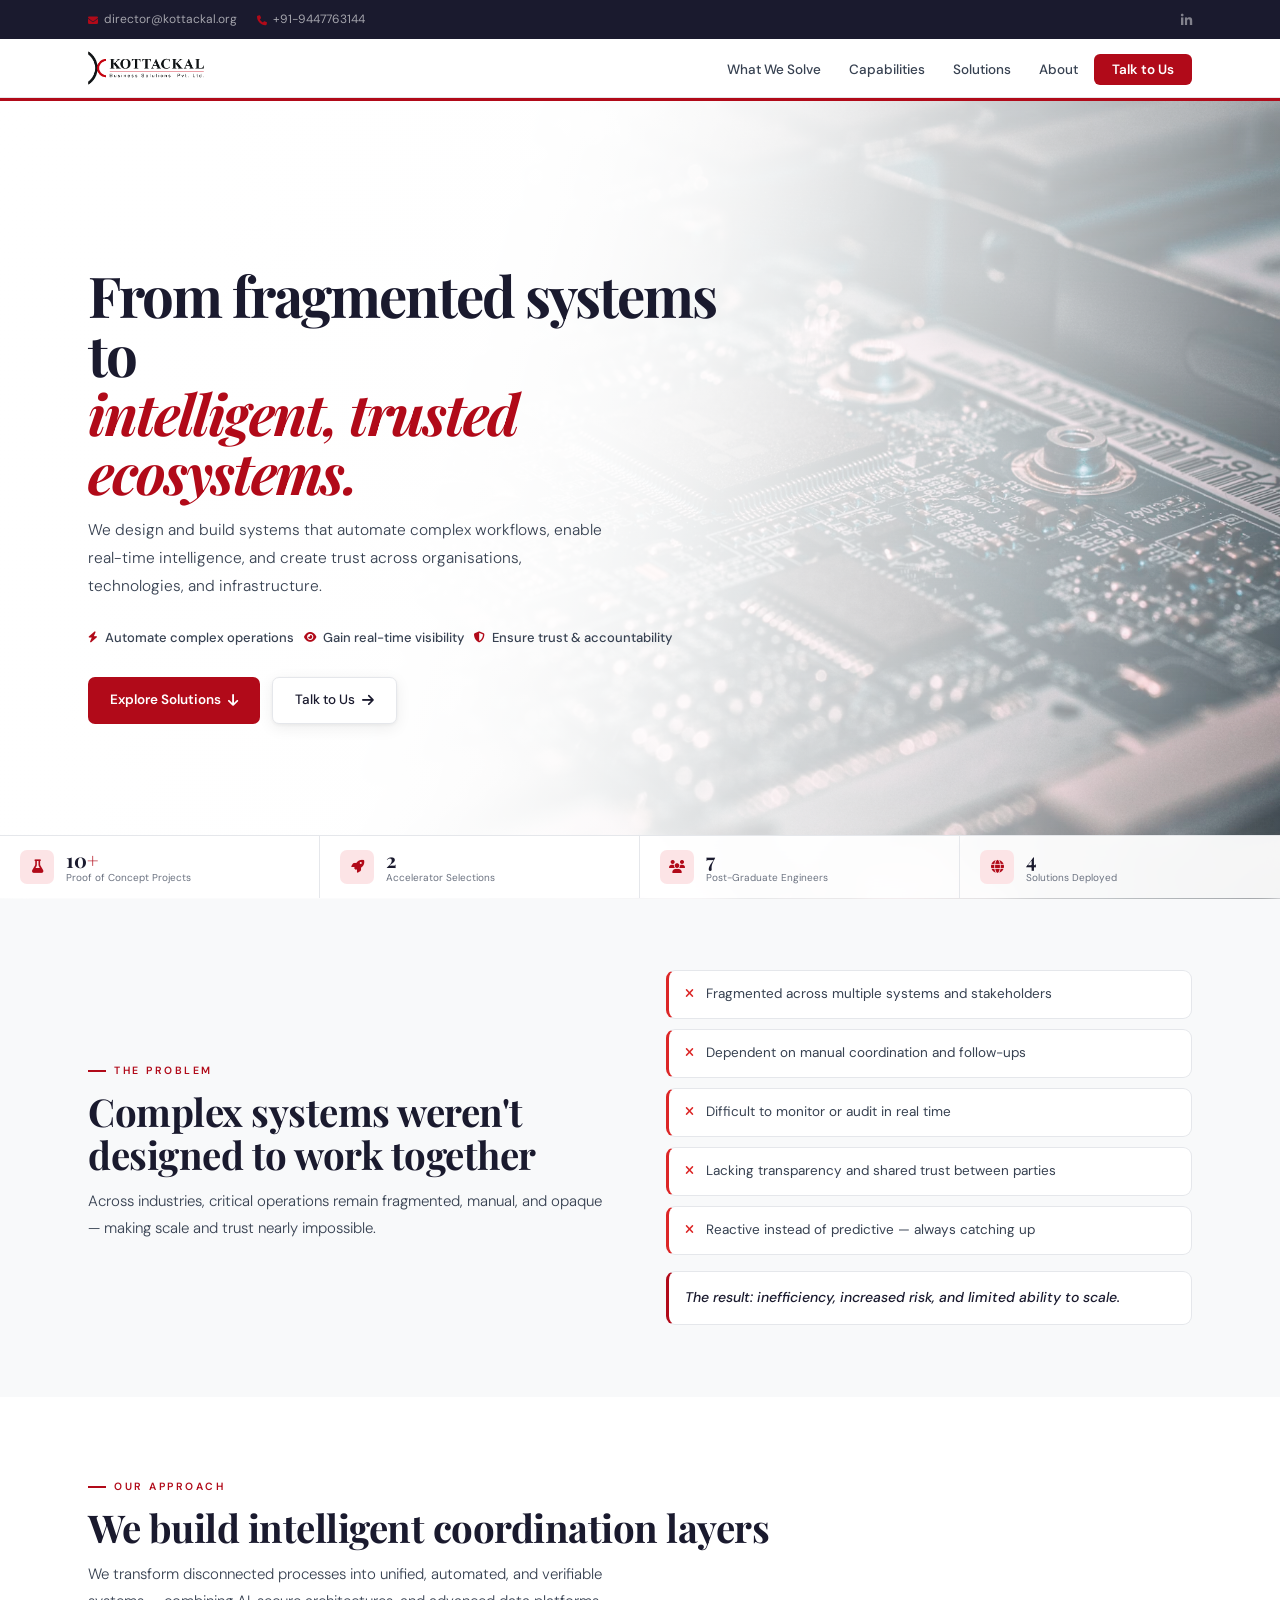
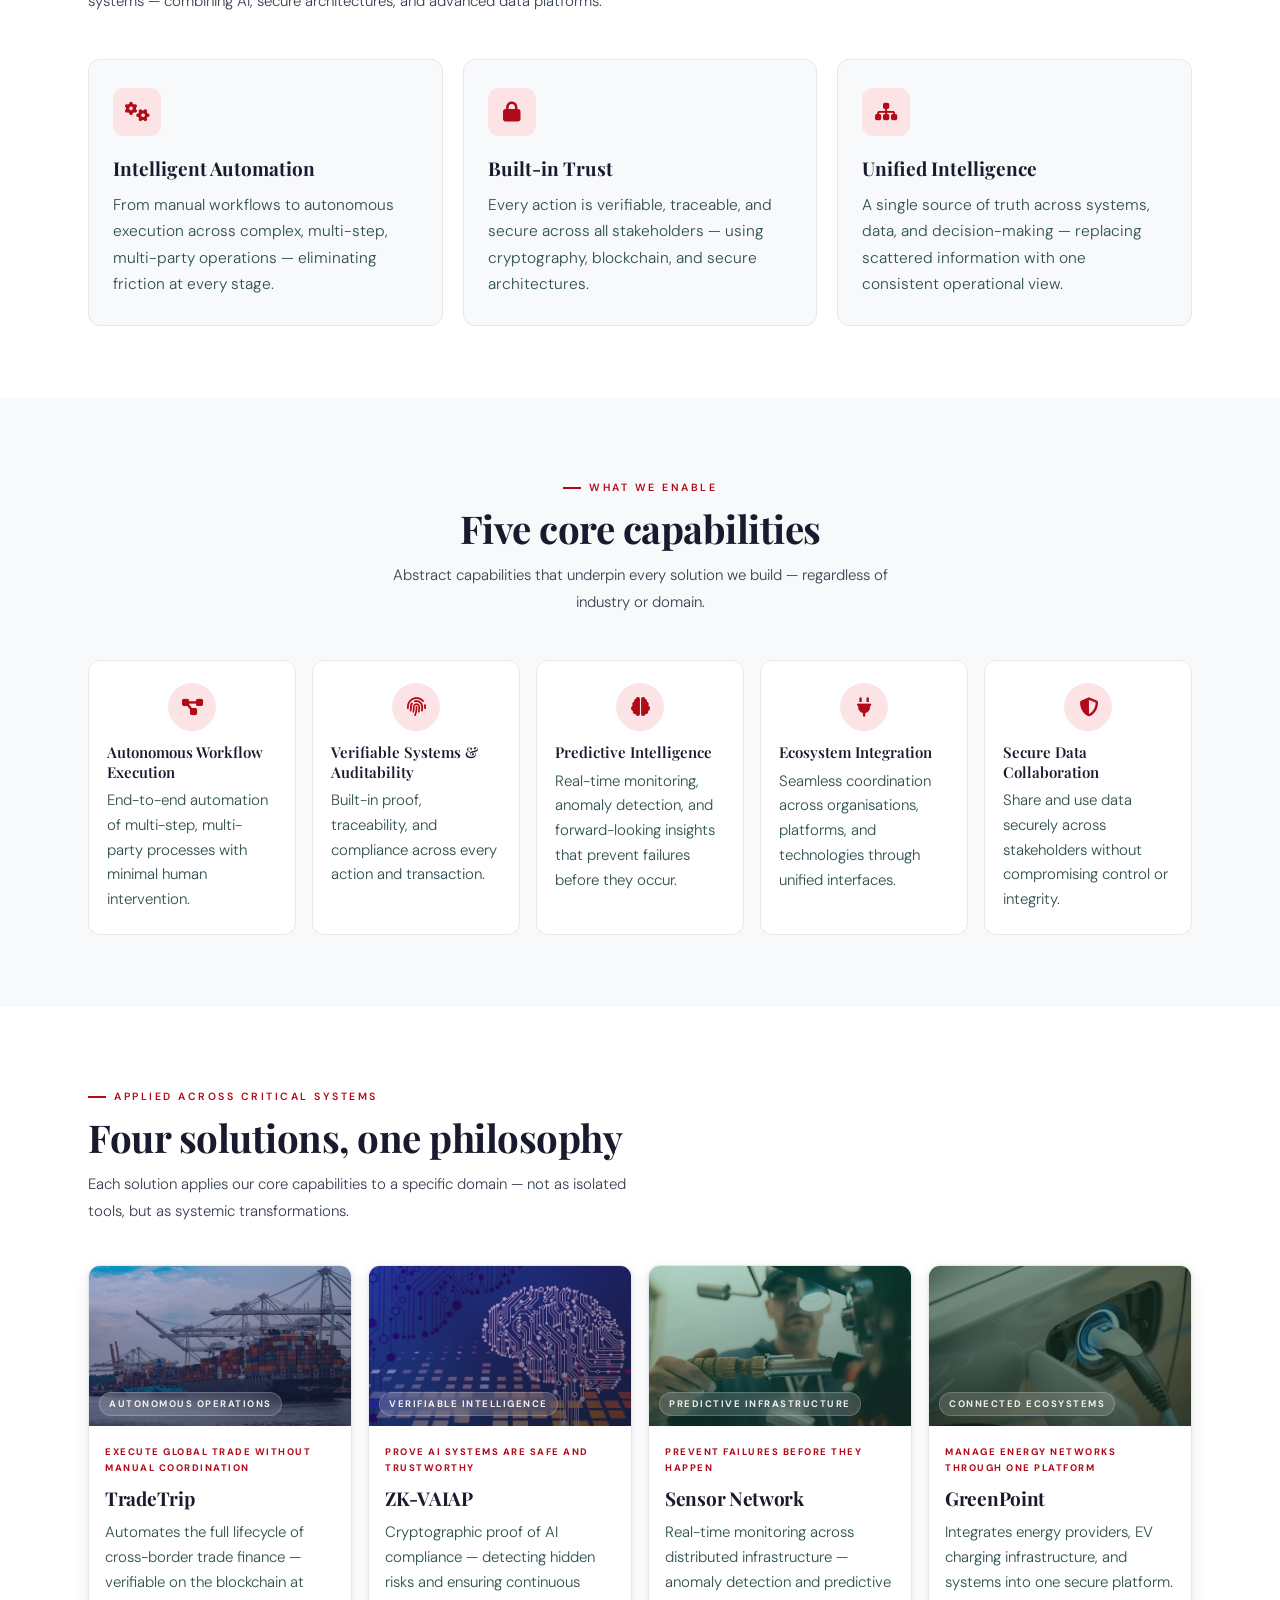
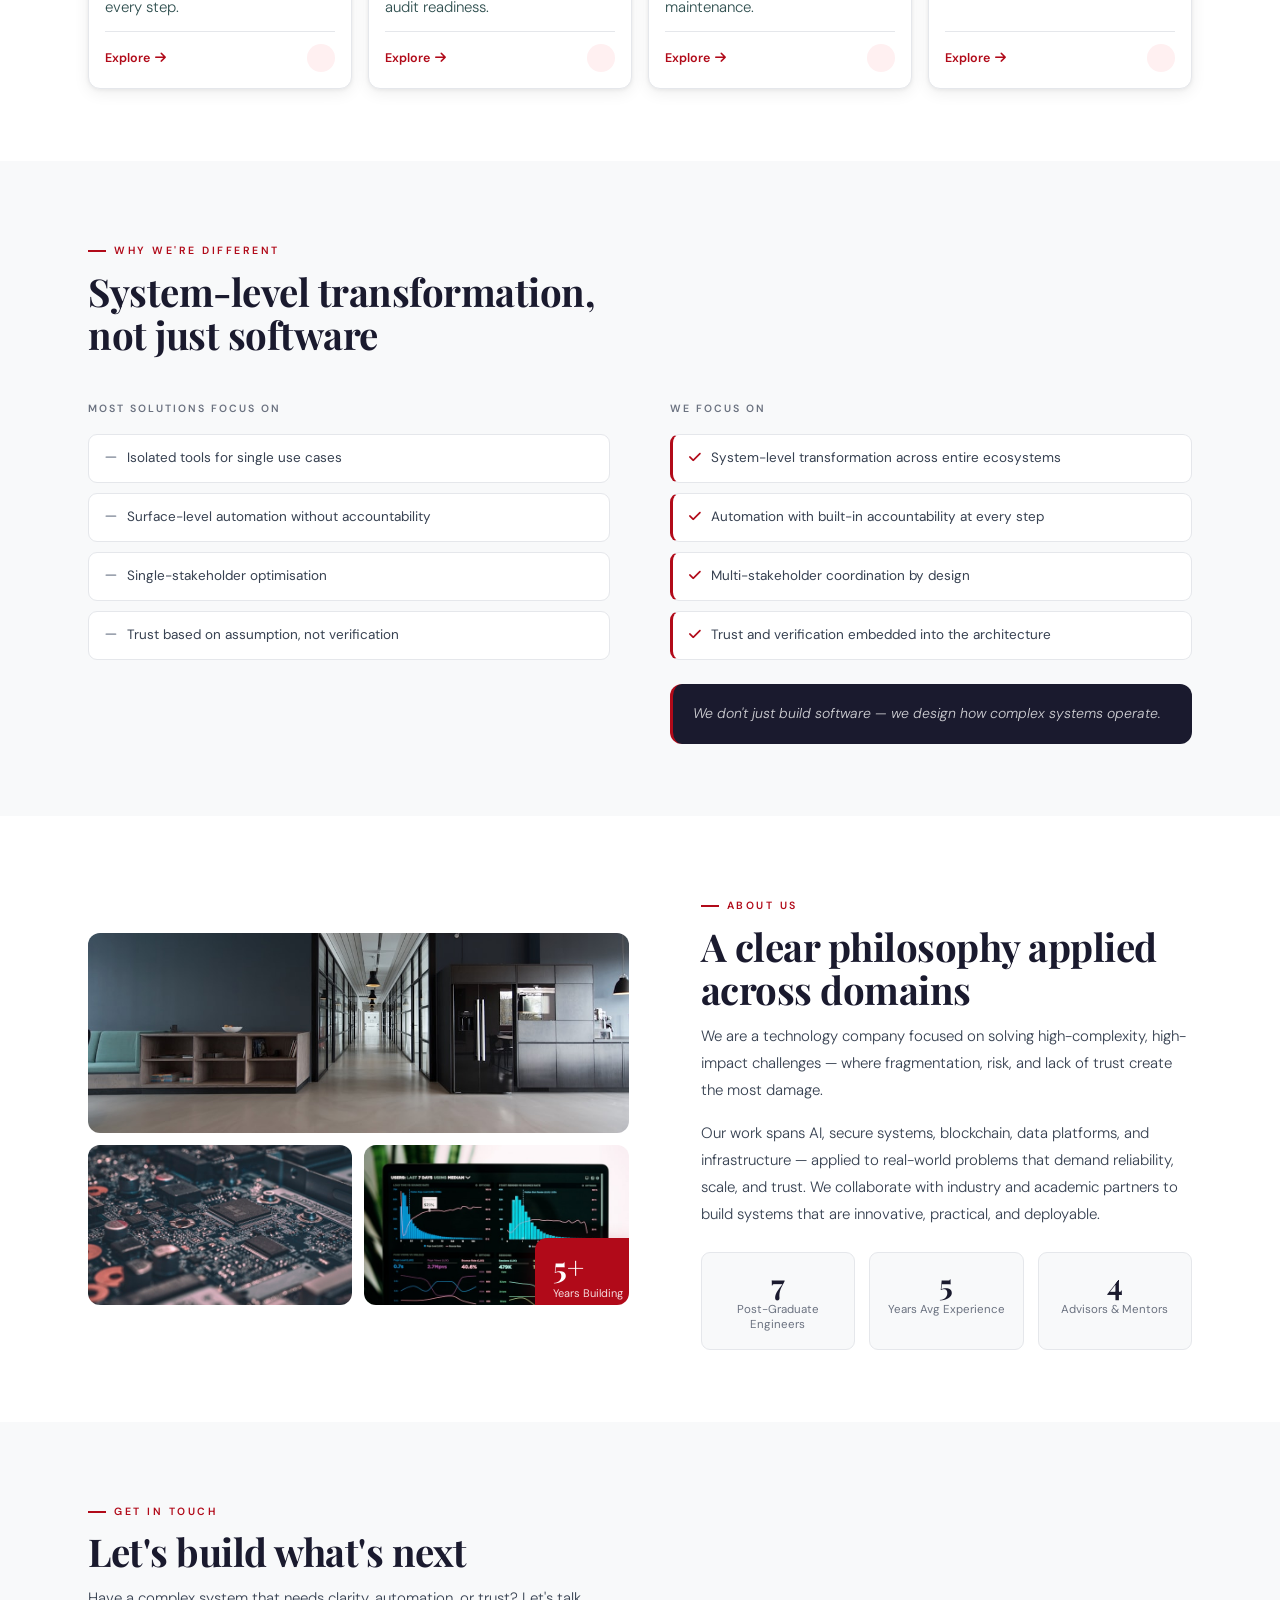
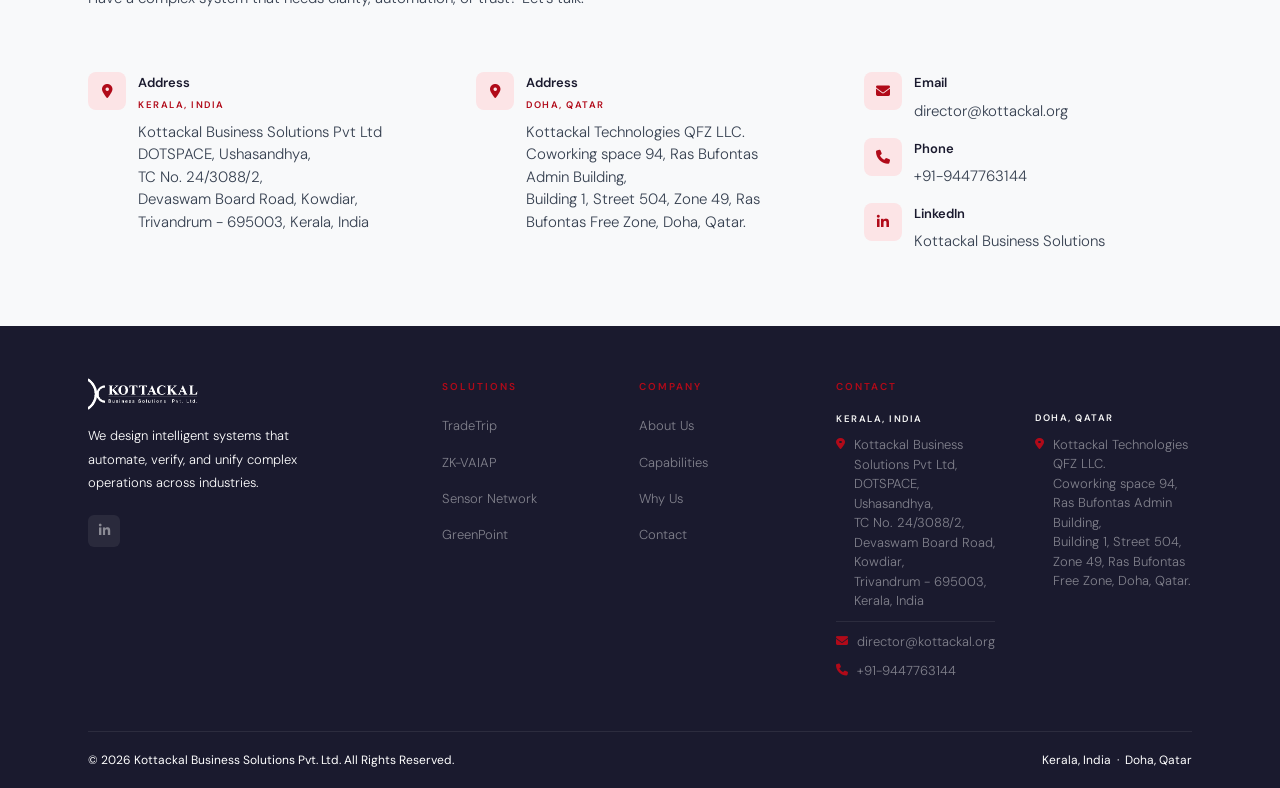
<file: index.html>
<!DOCTYPE html>
<html lang="en">
<head>
  <meta charset="UTF-8">
  <meta name="viewport" content="width=device-width, initial-scale=1.0">
  <title>Kottackal Business Solutions — Intelligent Systems for Complex Operations</title>
  <meta name="description" content="We design and build systems that automate complex workflows, enable real-time intelligence, and create trust across organisations, technologies, and infrastructure.">
  <!-- Google tag (gtag.js) -->
<script async src="https://www.googletagmanager.com/gtag/js?id=G-KLQ6RECET6"></script>
<script>
  window.dataLayer = window.dataLayer || [];
  function gtag(){dataLayer.push(arguments);}
  gtag('js', new Date());

  gtag('config', 'G-KLQ6RECET6');
</script>
  <link rel="preconnect" href="https://fonts.googleapis.com">
  <link rel="preconnect" href="https://fonts.gstatic.com" crossorigin>
  <link href="https://fonts.googleapis.com/css2?family=Playfair+Display:ital,wght@0,400;0,600;0,700;1,400&family=DM+Sans:wght@300;400;500;600&display=swap" rel="stylesheet">
  <link rel="stylesheet" href="https://cdnjs.cloudflare.com/ajax/libs/font-awesome/6.5.0/css/all.min.css">
 <link rel="stylesheet" href="./assets/css/style.css">
</head>
<body>
  <div id="topbar"><div class="container"><div class="tb-in">
    <div class="tb-left">
      <a href="mailto:director@kottackal.org"><i class="fa-solid fa-envelope"></i>director@kottackal.org</a>
      <a href="tel:+919447763144"><i class="fa-solid fa-phone"></i>+91-9447763144</a>
    </div>
    <div class="tb-right">
      <a href="https://www.linkedin.com/company/kottackal-business-solutions-pvt-ltd-/" target="_blank" rel="noopener noreferrer"><i class="fa-brands fa-linkedin-in"></i></a>
    </div>
  </div></div></div>
  <nav id="nav"><div class="container"><div class="nav-in">
    <a href="index.html" class="nav-logo"><img src="assets/img/logo.png" alt="Kottackal Business Solutions"></a>
    <ul class="nav-links">
      <li><a href="#problem">What We Solve</a></li>
      <li><a href="#capabilities">Capabilities</a></li>
      <li><a href="#solutions">Solutions</a></li>
      <li><a href="#about">About</a></li>
      <li><a href="#contact" class="nav-btn">Talk to Us</a></li>
    </ul>
    <button class="burger" id="burger"><span></span><span></span><span></span></button>
  </div></div></nav>
  <div class="mob-nav" id="mobNav">
    <a href="#problem">What We Solve</a>
    <a href="#capabilities">Capabilities</a>
    <a href="#solutions">Solutions</a>
    <a href="#about">About</a>
    <a href="#contact">Talk to Us</a>
  </div>

  <!-- HERO -->
  <section id="hero">
    <div class="hero-photo">
      <img src="./assets/img/hero-img.avif" alt="Technology infrastructure" loading="eager">
    </div>
    <div class="hero-photo" style="position:absolute;inset:0;background:linear-gradient(105deg,rgba(255,255,255,.97) 0%,rgba(255,255,255,.88) 36%,rgba(255,255,255,.44) 62%,rgba(255,255,255,.04) 100%);overflow:visible"></div>
    <div style="position:absolute;top:0;left:0;right:0;height:3px;background:var(--red);z-index:2"></div>
    <div class="container" style="position:relative;z-index:1">
      <div class="hero-in">
         <h1 class="hero-h1">From fragmented systems to<br><em>intelligent, trusted ecosystems.</em></h1>
        <p class="hero-p">We design and build systems that automate complex workflows, enable real-time intelligence, and create trust across organisations, technologies, and infrastructure.</p>
        <div class="hero-signals">
          <div class="signal"><i class="fa-solid fa-bolt"></i> Automate complex operations</div>
          <div class="signal"><i class="fa-solid fa-eye"></i> Gain real-time visibility</div>
          <div class="signal"><i class="fa-solid fa-shield-halved"></i> Ensure trust &amp; accountability</div>
        </div>
        <div class="hero-ctas">
          <a href="#solutions" class="btn-red">Explore Solutions <i class="fa-solid fa-arrow-down"></i></a>
          <a href="#contact" class="btn-light">Talk to Us <i class="fa-solid fa-arrow-right"></i></a>
        </div>
      </div>
    </div>
    <div class="hero-strip">
      <div class="hstat"><div class="hstat-icon"><i class="fa-solid fa-flask"></i></div><div><div class="hstat-n">10<span>+</span></div><div class="hstat-l">Proof of Concept Projects</div></div></div>
      <div class="hstat"><div class="hstat-icon"><i class="fa-solid fa-rocket"></i></div><div><div class="hstat-n">2</div><div class="hstat-l">Accelerator Selections</div></div></div>
      <div class="hstat"><div class="hstat-icon"><i class="fa-solid fa-users"></i></div><div><div class="hstat-n">7</div><div class="hstat-l">Post-Graduate Engineers</div></div></div>
      <div class="hstat"><div class="hstat-icon"><i class="fa-solid fa-globe"></i></div><div><div class="hstat-n">4</div><div class="hstat-l">Solutions Deployed</div></div></div>
    </div>
  </section>

  <!-- PROBLEM -->
  <section id="problem"><div class="container">
    <div class="prob-grid">
      <div>
        <div class="s-tag">The Problem</div>
        <h2 class="s-title">Complex systems weren't designed to work together</h2>
        <p class="s-sub">Across industries, critical operations remain fragmented, manual, and opaque — making scale and trust nearly impossible.</p>
      </div>
      <div>
        <div class="prob-list">
          <div class="prob-item"><i class="fa-solid fa-xmark"></i><span>Fragmented across multiple systems and stakeholders</span></div>
          <div class="prob-item"><i class="fa-solid fa-xmark"></i><span>Dependent on manual coordination and follow-ups</span></div>
          <div class="prob-item"><i class="fa-solid fa-xmark"></i><span>Difficult to monitor or audit in real time</span></div>
          <div class="prob-item"><i class="fa-solid fa-xmark"></i><span>Lacking transparency and shared trust between parties</span></div>
          <div class="prob-item"><i class="fa-solid fa-xmark"></i><span>Reactive instead of predictive — always catching up</span></div>
        </div>
        <div class="prob-closing">The result: inefficiency, increased risk, and limited ability to scale.</div>
      </div>
    </div>
  </div></section>

  <!-- APPROACH -->
  <section id="approach"><div class="container">
    <div class="s-tag">Our Approach</div>
    <h2 class="s-title">We build intelligent coordination layers</h2>
    <p class="s-sub">We transform disconnected processes into unified, automated, and verifiable systems — combining AI, secure architectures, and advanced data platforms.</p>
    <div class="pillars">
      <div class="pillar">
        <div class="pillar-icon"><i class="fa-solid fa-gears"></i></div>
        <h3>Intelligent Automation</h3>
        <p>From manual workflows to autonomous execution across complex, multi-step, multi-party operations — eliminating friction at every stage.</p>
      </div>
      <div class="pillar">
        <div class="pillar-icon"><i class="fa-solid fa-lock"></i></div>
        <h3>Built-in Trust</h3>
        <p>Every action is verifiable, traceable, and secure across all stakeholders — using cryptography, blockchain, and secure architectures.</p>
      </div>
      <div class="pillar">
        <div class="pillar-icon"><i class="fa-solid fa-sitemap"></i></div>
        <h3>Unified Intelligence</h3>
        <p>A single source of truth across systems, data, and decision-making — replacing scattered information with one consistent operational view.</p>
      </div>
    </div>
  </div></section>

  <!-- CAPABILITIES -->
  <section id="capabilities"><div class="container">
    <div style="text-align:center;margin-bottom:36px">
      <div class="s-tag" style="justify-content:center">What We Enable</div>
      <h2 class="s-title" style="text-align:center">Five core capabilities</h2>
      <p class="s-sub" style="margin:0 auto;text-align:center;max-width:500px">Abstract capabilities that underpin every solution we build — regardless of industry or domain.</p>
    </div>
    <div class="cap-grid">
      <div class="cap-card"><div class="cap-icon"><i class="fa-solid fa-diagram-project"></i></div><h4>Autonomous Workflow Execution</h4><p>End-to-end automation of multi-step, multi-party processes with minimal human intervention.</p></div>
      <div class="cap-card"><div class="cap-icon"><i class="fa-solid fa-fingerprint"></i></div><h4>Verifiable Systems &amp; Auditability</h4><p>Built-in proof, traceability, and compliance across every action and transaction.</p></div>
      <div class="cap-card"><div class="cap-icon"><i class="fa-solid fa-brain"></i></div><h4>Predictive Intelligence</h4><p>Real-time monitoring, anomaly detection, and forward-looking insights that prevent failures before they occur.</p></div>
      <div class="cap-card"><div class="cap-icon"><i class="fa-solid fa-plug"></i></div><h4>Ecosystem Integration</h4><p>Seamless coordination across organisations, platforms, and technologies through unified interfaces.</p></div>
      <div class="cap-card"><div class="cap-icon"><i class="fa-solid fa-shield-halved"></i></div><h4>Secure Data Collaboration</h4><p>Share and use data securely across stakeholders without compromising control or integrity.</p></div>
    </div>
  </div></section>

  <!-- SOLUTIONS -->
  <section id="solutions"><div class="container">
    <div class="s-tag">Applied Across Critical Systems</div>
    <h2 class="s-title">Four solutions, one philosophy</h2>
    <p class="s-sub">Each solution applies our core capabilities to a specific domain — not as isolated tools, but as systemic transformations.</p>
    <div class="sol-grid">
      <div class="sol-card">
        <div class="sol-img">
          <img src="./assets/img/solutions/tradetrip.jpeg" alt="TradeTrip" loading="lazy">
          <div class="sol-img-overlay" style="background:linear-gradient(160deg,rgba(30,64,175,.3) 0%,rgba(26,32,58,.7) 100%)"></div>
          <div class="sol-img-badge">Autonomous Operations</div>
        </div>
        <div class="sol-body">
          <div class="sol-outcome">Execute global trade without manual coordination</div>
          <div class="sol-name">TradeTrip</div>
          <p class="sol-desc">Automates the full lifecycle of cross-border trade finance — verifiable on the blockchain at every step.</p>
          <div class="sol-foot"><a href="tradetrip.html" class="sol-link">Explore <i class="fa-solid fa-arrow-right"></i></a><div class="sol-arrow"><i class="fa-solid fa-arrow-up-right"></i></div></div>
        </div>
      </div>
      <div class="sol-card">
        <div class="sol-img">
          <img src="./assets/img/solutions/zk.jpeg" alt="ZK-VAIAP" loading="lazy">
          <div class="sol-img-overlay" style="background:linear-gradient(160deg,rgba(109,40,217,.3) 0%,rgba(30,26,46,.72) 100%)"></div>
          <div class="sol-img-badge">Verifiable Intelligence</div>
        </div>
        <div class="sol-body">
          <div class="sol-outcome">Prove AI systems are safe and trustworthy</div>
          <div class="sol-name">ZK-VAIAP</div>
          <p class="sol-desc">Cryptographic proof of AI compliance — detecting hidden risks and ensuring continuous audit readiness.</p>
          <div class="sol-foot"><a href="zk-vaiap.html" class="sol-link">Explore <i class="fa-solid fa-arrow-right"></i></a><div class="sol-arrow"><i class="fa-solid fa-arrow-up-right"></i></div></div>
        </div>
      </div>
      <div class="sol-card">
        <div class="sol-img">
          <img src="./assets/img/solutions/sensor.jpeg" alt="Sensor Network" loading="lazy">
          <div class="sol-img-overlay" style="background:linear-gradient(160deg,rgba(5,150,105,.25) 0%,rgba(26,46,38,.72) 100%)"></div>
          <div class="sol-img-badge">Predictive Infrastructure</div>
        </div>
        <div class="sol-body">
          <div class="sol-outcome">Prevent failures before they happen</div>
          <div class="sol-name">Sensor Network</div>
          <p class="sol-desc">Real-time monitoring across distributed infrastructure — anomaly detection and predictive maintenance.</p>
          <div class="sol-foot"><a href="sensor-network.html" class="sol-link">Explore <i class="fa-solid fa-arrow-right"></i></a><div class="sol-arrow"><i class="fa-solid fa-arrow-up-right"></i></div></div>
        </div>
      </div>
      <div class="sol-card">
        <div class="sol-img">
          <img src="./assets/img/solutions/greenpoint.jpeg" alt="GreenPoint" loading="lazy">
          <div class="sol-img-overlay" style="background:linear-gradient(160deg,rgba(22,101,52,.28) 0%,rgba(26,46,32,.72) 100%)"></div>
          <div class="sol-img-badge">Connected Ecosystems</div>
        </div>
        <div class="sol-body">
          <div class="sol-outcome">Manage energy networks through one platform</div>
          <div class="sol-name">GreenPoint</div>
          <p class="sol-desc">Integrates energy providers, EV charging infrastructure, and systems into one secure platform.</p>
          <div class="sol-foot"><a href="greenpoint.html" class="sol-link">Explore <i class="fa-solid fa-arrow-right"></i></a><div class="sol-arrow"><i class="fa-solid fa-arrow-up-right"></i></div></div>
        </div>
      </div>
    </div>
  </div></section>

  <!-- DIFFERENTIATION -->
  <section id="differentiation"><div class="container">
    <div class="s-tag">Why We're Different</div>
    <h2 class="s-title">System-level transformation,<br>not just software</h2>
    <div class="diff-grid">
      <div>
        <div class="diff-col-label">Most solutions focus on</div>
        <div class="diff-list">
          <div class="diff-item bad"><i class="fa-solid fa-minus"></i><span>Isolated tools for single use cases</span></div>
          <div class="diff-item bad"><i class="fa-solid fa-minus"></i><span>Surface-level automation without accountability</span></div>
          <div class="diff-item bad"><i class="fa-solid fa-minus"></i><span>Single-stakeholder optimisation</span></div>
          <div class="diff-item bad"><i class="fa-solid fa-minus"></i><span>Trust based on assumption, not verification</span></div>
        </div>
      </div>
      <div>
        <div class="diff-col-label">We focus on</div>
        <div class="diff-list">
          <div class="diff-item good"><i class="fa-solid fa-check"></i><span>System-level transformation across entire ecosystems</span></div>
          <div class="diff-item good"><i class="fa-solid fa-check"></i><span>Automation with built-in accountability at every step</span></div>
          <div class="diff-item good"><i class="fa-solid fa-check"></i><span>Multi-stakeholder coordination by design</span></div>
          <div class="diff-item good"><i class="fa-solid fa-check"></i><span>Trust and verification embedded into the architecture</span></div>
        </div>
        <div class="diff-closing">We don't just build software — we design how complex systems operate.</div>
      </div>
    </div>
  </div></section>

  <!-- ABOUT -->
  <section id="about"><div class="container">
    <div class="about-grid">
      <div class="about-visual">
        <div class="av-img av-span"><img src="./assets/img/about/abt-img1.jpeg" alt="Team at work" loading="lazy"></div>
        <div class="av-img"><img src="./assets/img/about/abt-img2.jpeg" alt="Technology" loading="lazy"></div>
        <div class="av-img" style="position:relative">
          <img src="./assets/img/about/abt-img3.jpeg" alt="Data analytics" loading="lazy">
          <div class="av-badge"><div class="av-badge-num">5+</div><div class="av-badge-label">Years Building</div></div>
        </div>
      </div>
      <div>
        <div class="s-tag">About Us</div>
        <h2 class="s-title">A clear philosophy applied across domains</h2>
        <p class="s-sub" style="margin-bottom:16px">We are a technology company focused on solving high-complexity, high-impact challenges — where fragmentation, risk, and lack of trust create the most damage.</p>
        <p style="font-size:15px;line-height:1.8;font-weight:300;margin-bottom:22px">Our work spans AI, secure systems, blockchain, data platforms, and infrastructure — applied to real-world problems that demand reliability, scale, and trust. We collaborate with industry and academic partners to build systems that are innovative, practical, and deployable.</p>
        <div class="about-stats">
          <div class="astat"><div class="astat-n">7</div><div class="astat-l">Post-Graduate Engineers</div></div>
          <div class="astat"><div class="astat-n">5</div><div class="astat-l">Years Avg Experience</div></div>
          <div class="astat"><div class="astat-n">4</div><div class="astat-l">Advisors &amp; Mentors</div></div>
        </div>
      </div>
    </div>
  </div></section>

  <!-- CONTACT -->
  <section id="contact"><div class="container">
    <div class="s-tag">Get In Touch</div>
    <h2 class="s-title">Let's build what's next</h2>
    <p class="s-sub" style="margin-bottom:36px">Have a complex system that needs clarity, automation, or trust? Let's talk.</p>
    <div class="contact-wrap">
      
        <div class="contact-info">
          <div class="ci-item"><div class="ci-icon"><i class="fa-solid fa-location-dot"></i></div><div><h5>Address</h5>
<div style="font-size:9.5px;font-weight:600;letter-spacing:1.5px;text-transform:uppercase;color:var(--red);margin-bottom:8px">Kerala, India</div>
            <p>Kottackal Business Solutions Pvt Ltd<br>DOTSPACE, Ushasandhya, <br>TC No. 24/3088/2, <br>Devaswam Board Road, Kowdiar, <br>Trivandrum - 695003, Kerala, India</p></div></div>
              </div>
               <div class="contact-info">
               <div class="ci-item"><div class="ci-icon"><i class="fa-solid fa-location-dot"></i></div><div>
                <h5>Address</h5>
<div style="font-size:9.5px;font-weight:600;letter-spacing:1.5px;text-transform:uppercase;color:var(--red);margin-bottom:8px">Doha, Qatar</div>
            <p>Kottackal Technologies QFZ LLC.<br>Coworking space 94, Ras Bufontas Admin Building,<br>
        Building 1, Street 504, Zone 49, Ras Bufontas Free Zone, Doha, Qatar.</p></div></div>
          </div>
           <div class="contact-info">
          <div class="ci-item"><div class="ci-icon"><i class="fa-solid fa-envelope"></i></div><div><h5>Email</h5><a href="mailto:director@kottackal.org">director@kottackal.org</a></div></div>
        
          <div class="ci-item"><div class="ci-icon"><i class="fa-solid fa-phone"></i></div><div><h5>Phone</h5><a href="tel:+919447763144">+91-9447763144</a></div></div>
       
          <div class="ci-item"><div class="ci-icon"><i class="fa-brands fa-linkedin-in"></i></div><div><h5>LinkedIn</h5><a href="https://www.linkedin.com/company/kottackal-business-solutions-pvt-ltd-/" target="_blank" rel="noopener noreferrer">Kottackal Business Solutions</a></div>
        </div>
      </div>
    </div>
  </div></section>

  <footer id="footer"><div class="container">
    <div class="foot-grid">
      <div>
        <div class="foot-logo"><img src="assets/img/logo.png" alt="Kottackal Business Solutions"></div>
        <p class="foot-about">We design intelligent systems that automate, verify, and unify complex operations across industries.</p>
        <div class="foot-soc"><a href="https://www.linkedin.com/company/kottackal-business-solutions-pvt-ltd-/" target="_blank" rel="noopener noreferrer"><i class="fa-brands fa-linkedin-in"></i></a></div>
      </div>
      <div class="foot-col"><h4>Solutions</h4><ul>
        <li><a href="tradetrip.html">TradeTrip</a></li>
        <li><a href="zk-vaiap.html">ZK-VAIAP</a></li>
        <li><a href="sensor-network.html">Sensor Network</a></li>
        <li><a href="greenpoint.html">GreenPoint</a></li>
      </ul></div>
      <div class="foot-col"><h4>Company</h4><ul>
        <li><a href="index.html#about">About Us</a></li>
        <li><a href="index.html#capabilities">Capabilities</a></li>
        <li><a href="index.html#differentiation">Why Us</a></li>
        <li><a href="index.html#contact">Contact</a></li>
      </ul></div>

       <div class="foot-col"><h4>Contact</h4>
        <div style="font-size:9.5px;font-weight:600;letter-spacing:1.5px;text-transform:uppercase;color:whitesmoke;margin-bottom:8px">Kerala, India</div>
        <div class="fci"><i class="fa-solid fa-location-dot"></i><span>Kottackal Business Solutions Pvt Ltd,<br>DOTSPACE, Ushasandhya, <br>TC No. 24/3088/2, <br>Devaswam Board Road, Kowdiar, <br>Trivandrum - 695003, Kerala, India</span></div>
        <div style="height:1px;background:rgba(255,255,255,.08);margin:10px 0"></div>
        
         <div class="fci"><i class="fa-solid fa-envelope"></i><a href="mailto:director@kottackal.org">director@kottackal.org</a></div>
        <div class="fci"><i class="fa-solid fa-phone"></i><a href="tel:+919447763144">+91-9447763144</a></div>
     
      </div>

       <div class="foot-col"><h4></h4>
  <div style="font-size:9.5px;font-weight:600;letter-spacing:1.5px;text-transform:uppercase;color:whitesmoke;margin-bottom:8px">
          <br>Doha, Qatar</div>
        <div class="fci"><i class="fa-solid fa-location-dot"></i><span>Kottackal Technologies QFZ LLC.<br>Coworking space 94, Ras Bufontas Admin Building,<br>
        Building 1, Street 504, Zone 49, Ras Bufontas Free Zone, Doha, Qatar.</span></div>
       </div>
    </div>
    <div class="foot-bot">
      <p>&copy; 2026 Kottackal Business Solutions Pvt. Ltd. All Rights Reserved.</p>
      <p>Kerala, India &nbsp;&middot;&nbsp; Doha, Qatar</p>
    </div>
  </div></footer>
  <a href="#" class="btt" id="btt"><i class="fa-solid fa-arrow-up"></i></a>
  <script>
    // Nav scroll effect
    var nav=document.getElementById('nav'),btt=document.getElementById('btt');
    window.addEventListener('scroll',function(){
      nav.classList.toggle('raised',window.scrollY>8);
      btt.classList.toggle('visible',window.scrollY>400);
    });
    // Mobile burger
    var burger=document.getElementById('burger'),mob=document.getElementById('mobNav');
    burger.addEventListener('click',function(){
      burger.classList.toggle('open');
      mob.classList.toggle('open');
      document.body.style.overflow=mob.classList.contains('open')?'hidden':'';
    });
    mob.querySelectorAll('a').forEach(function(a){
      a.addEventListener('click',function(){
        burger.classList.remove('open');
        mob.classList.remove('open');
        document.body.style.overflow='';
      });
    });
  </script>
</body>
</html>
</file>
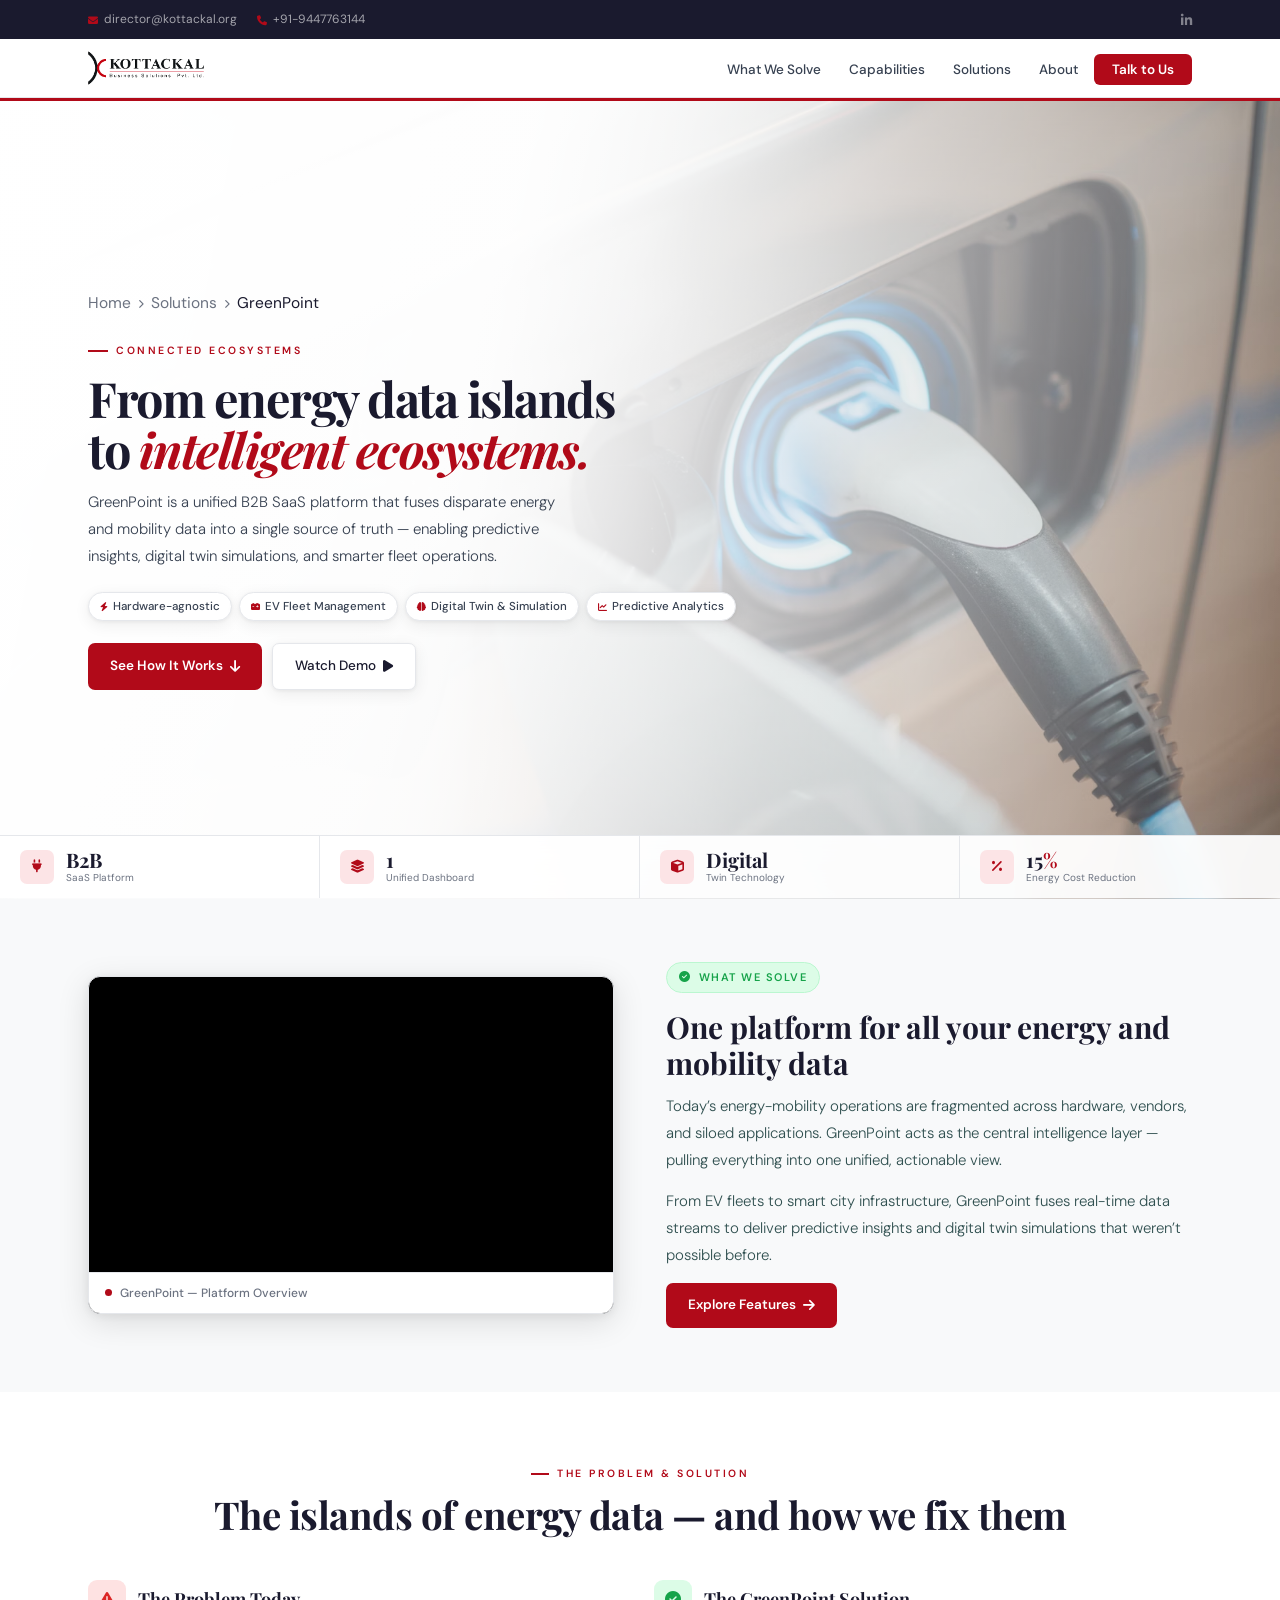
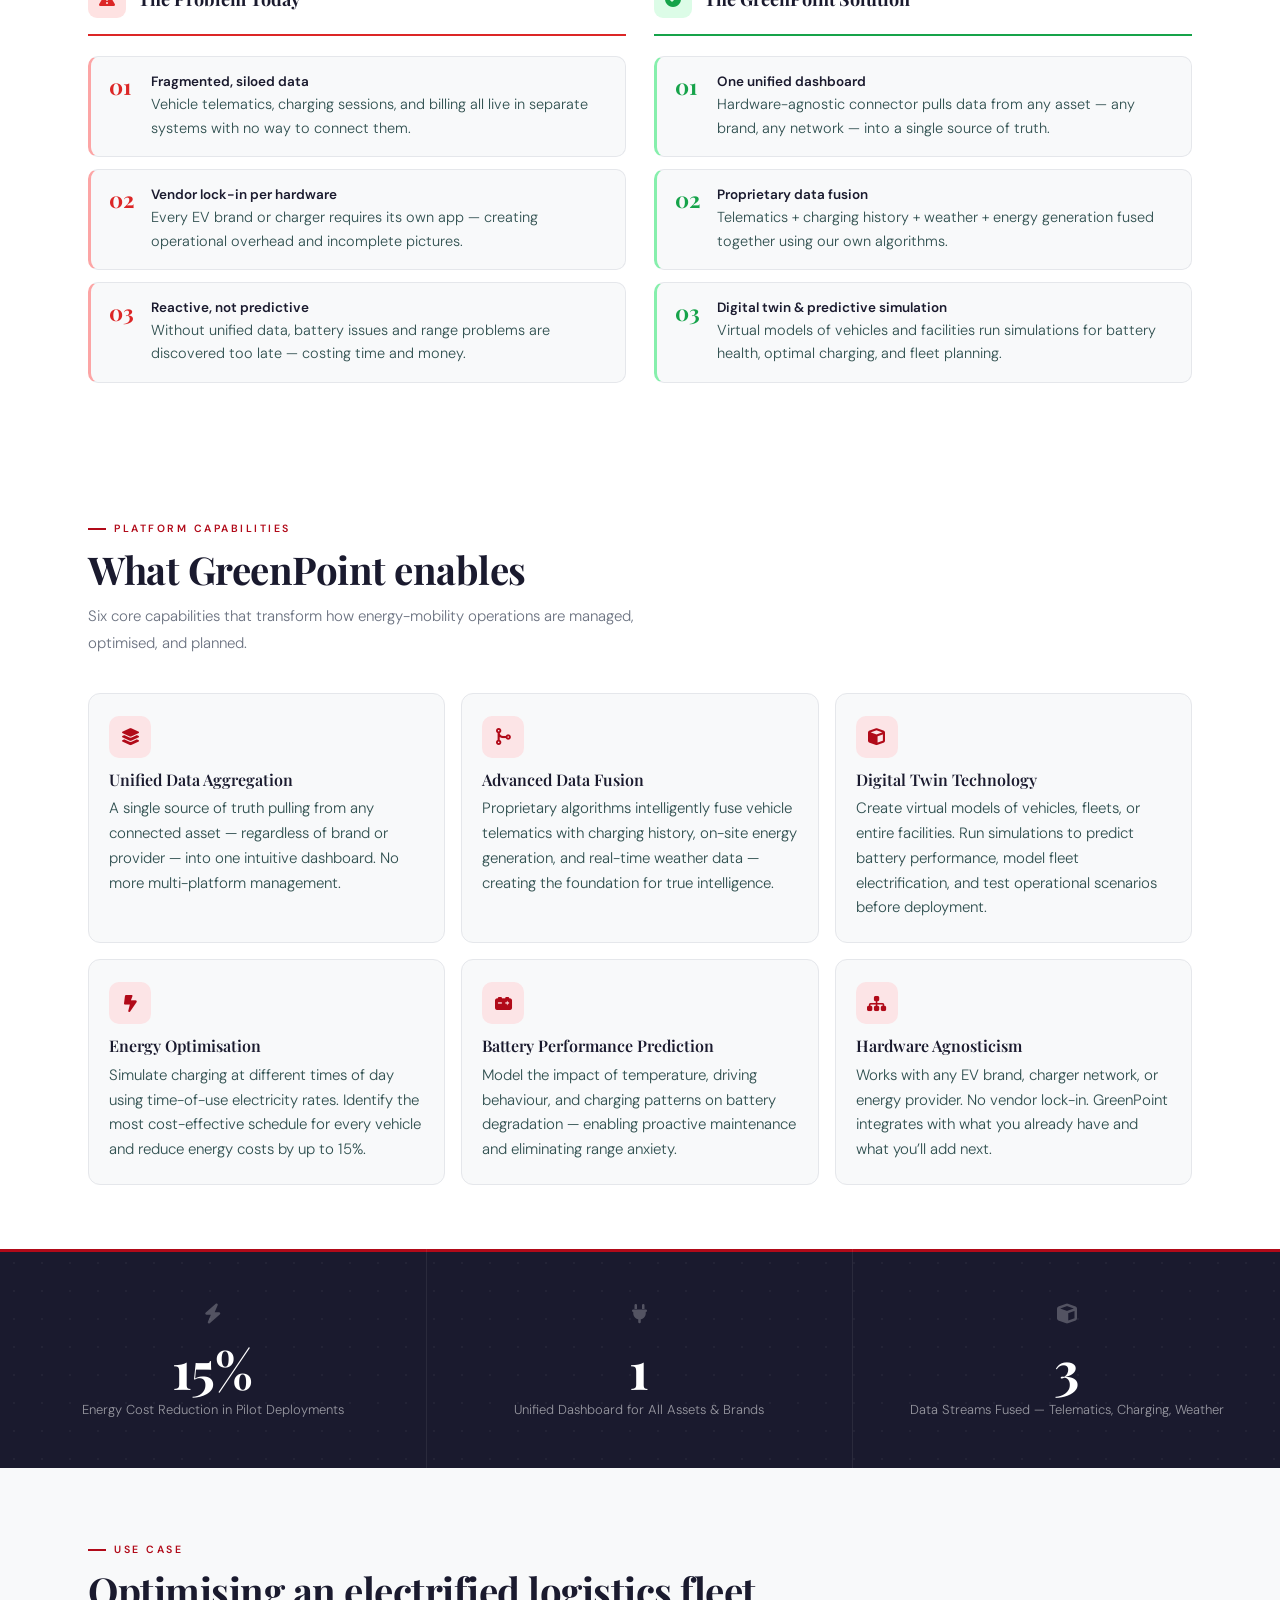
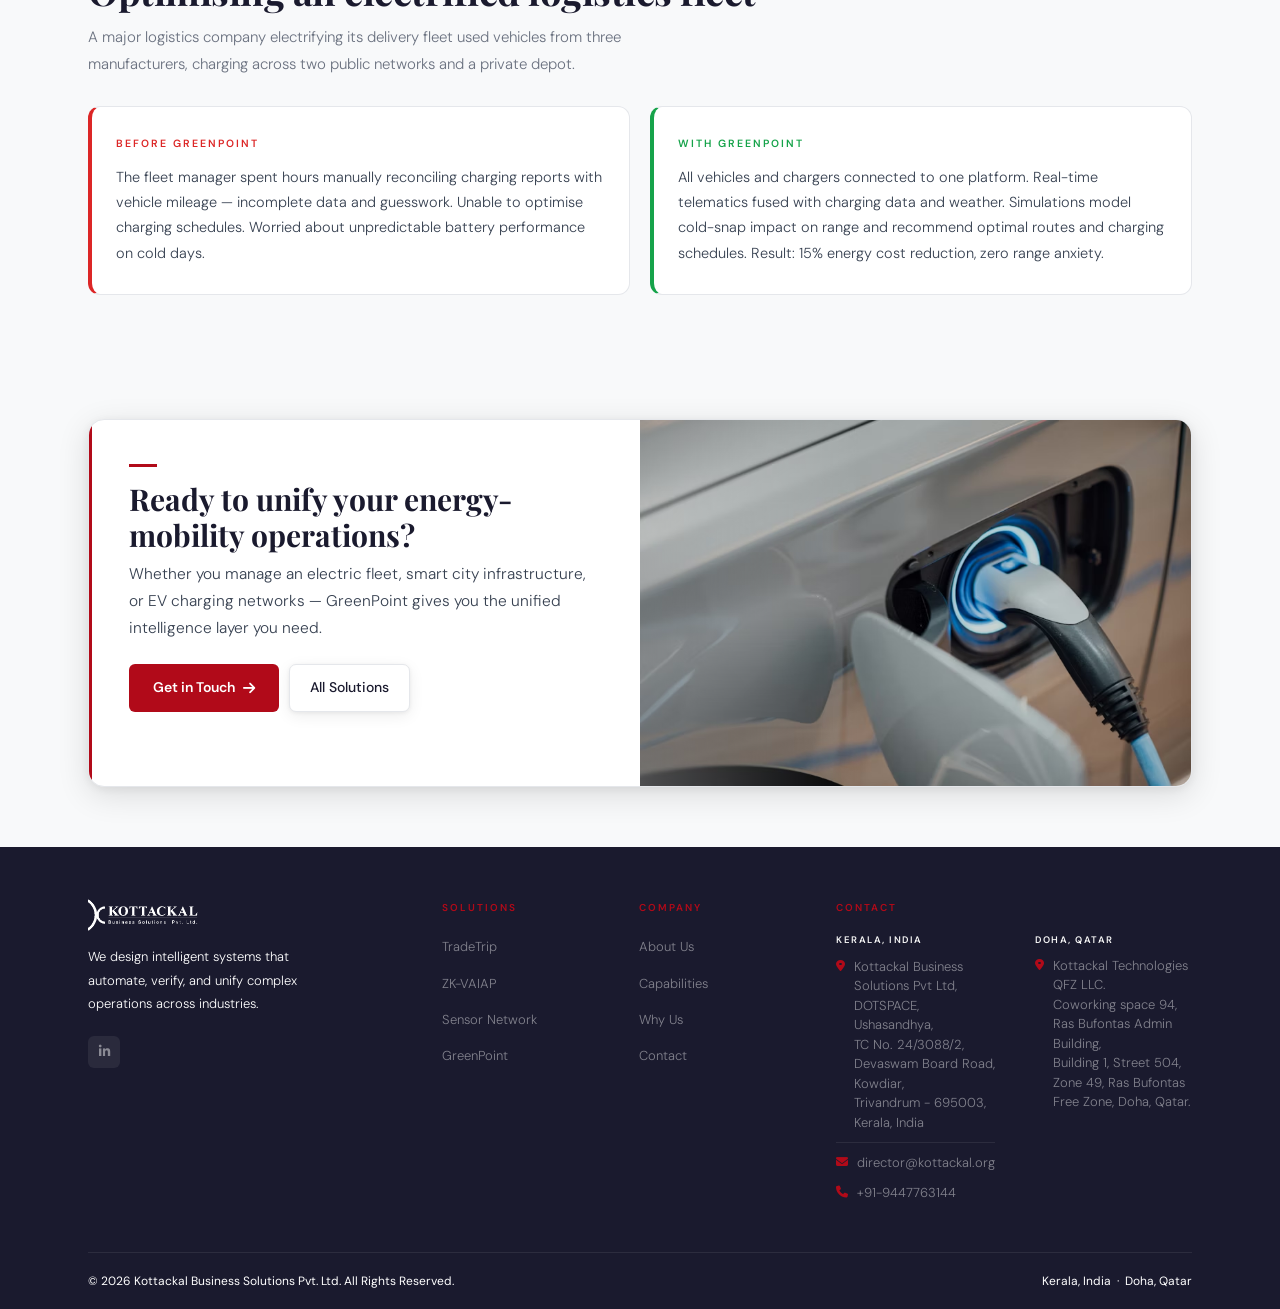
<file: greenpoint.html>
<!doctype html>
<html lang="en">
  <head>
    <meta charset="UTF-8" />
    <meta name="viewport" content="width=device-width, initial-scale=1.0" />
    <title>
      GreenPoint — Unified Energy-Mobility Platform | Kottackal Business
      Solutions
    </title>
    <meta
      name="description"
      content="GreenPoint fuses energy and mobility data into a single source of truth — enabling predictive insights, digital twin simulations, and smart fleet management."
    />
    <!-- Google tag (gtag.js) -->
<script async src="https://www.googletagmanager.com/gtag/js?id=G-KLQ6RECET6"></script>
<script>
  window.dataLayer = window.dataLayer || [];
  function gtag(){dataLayer.push(arguments);}
  gtag('js', new Date());

  gtag('config', 'G-KLQ6RECET6');
</script>
    <link rel="preconnect" href="https://fonts.googleapis.com" />
    <link rel="preconnect" href="https://fonts.gstatic.com" crossorigin />
    <link
      href="https://fonts.googleapis.com/css2?family=Playfair+Display:ital,wght@0,400;0,600;0,700;1,400&family=DM+Sans:wght@300;400;500;600&display=swap"
      rel="stylesheet"
    />
    <link
      rel="stylesheet"
      href="https://cdnjs.cloudflare.com/ajax/libs/font-awesome/6.5.0/css/all.min.css"
    />
    <link rel="stylesheet" href="./assets/css/style.css" />
    <link rel="stylesheet" href="./assets/css/projects.css" />

  <style>
    /* ── VIDEO SECTION ── */
    .video-section{background:var(--bg);padding:64px 0}
    .video-section-grid{display:grid;grid-template-columns:1fr 1fr;gap:52px;align-items:center}
    .video-wrap{border-radius:var(--r);overflow:hidden;box-shadow:var(--sh-lg);border:1px solid var(--border);background:#000}
    .video-wrap iframe{width:100%;aspect-ratio:16/9;display:block;border:none}
    .video-label{padding:10px 16px;background:var(--white);border-top:1px solid var(--border);display:flex;align-items:center;gap:8px}
    .vdot{width:7px;height:7px;background:var(--red);border-radius:50%;animation:vdotpulse 2s ease infinite;flex-shrink:0}
    @keyframes vdotpulse{0%,100%{opacity:1;transform:scale(1)}50%{opacity:.4;transform:scale(1.5)}}
    .video-label span{font-size:12px;color:var(--muted);font-weight:500}
    .video-intro-text h2{font-family:var(--fh);font-size:clamp(20px,2.6vw,30px);font-weight:700;color:var(--ink);line-height:1.2;margin-bottom:12px}
    .video-intro-text p{font-size:15px;color:darkslategray;line-height:1.8;font-weight:300;margin-bottom:14px}
    .outcome-chip{display:inline-flex;align-items:center;gap:7px;font-size:11px;font-weight:600;letter-spacing:1.5px;text-transform:uppercase;color:#16A34A;background:#DCFCE7;border:1px solid #BBF7D0;padding:5px 12px;border-radius:20px;margin-bottom:16px}

    /* ── PROBLEM/SOLUTION — NUMBERED CARDS ── */
    .ps-section{padding:64px 0}
    .ps-section-bg{background:var(--white)}
    .ps-section-bg2{background:var(--bg)}
    .ps-columns{display:grid;grid-template-columns:1fr 1fr;gap:28px;margin-top:44px}
    /* Column header */
    .ps-col-head{display:flex;align-items:center;gap:12px;margin-bottom:20px;padding-bottom:16px;border-bottom:2px solid var(--border)}
    .ps-col-head.red-border{border-bottom-color:#DC2626}
    .ps-col-head.green-border{border-bottom-color:#16A34A}
    .ps-col-label{font-family:var(--fh);font-size:18px;font-weight:700;color:var(--ink)}
    .ps-col-icon{width:38px;height:38px;border-radius:9px;display:flex;align-items:center;justify-content:center;font-size:16px;flex-shrink:0}
    .ps-col-icon.red{background:#FEE2E2;color:#DC2626}
    .ps-col-icon.green{background:#DCFCE7;color:#16A34A}
    /* Numbered point cards */
    .ps-points{display:flex;flex-direction:column;gap:12px}
    .ps-point{display:flex;align-items:flex-start;gap:14px;background:var(--bg);border-radius:10px;padding:16px 18px;border:1px solid var(--border);transition:border-color .28s,box-shadow .28s}
    .ps-point:hover{border-color:rgba(177,10,25,.18);box-shadow:0 2px 12px rgba(0,0,0,.06)}
    .ps-point.problem-pt{border-left:3px solid #FCA5A5}
    .ps-point.solution-pt{border-left:3px solid #86EFAC}
    .ps-point-num{font-family:var(--fh);font-size:22px;font-weight:700;line-height:1;flex-shrink:0;width:28px;margin-top:2px}
    .ps-point-num.red{color:#DC2626}
    .ps-point-num.green{color:#16A34A}
    .ps-point-title{font-size:13.5px;font-weight:600;color:var(--ink);margin-bottom:3px;line-height:1.3}
    .ps-point-desc{font-size:14.5px;color:darkslategray;line-height:1.6;font-weight:300}

    @media(max-width:768px){
      .video-section-grid{grid-template-columns:1fr}
      .ps-columns{grid-template-columns:1fr}
    }
    @media(max-width:480px){
      .ps-point{padding:13px 14px}
      .ps-point-num{font-size:18px;width:22px}
    }
  </style>

  </head>
  <body>
    <div id="topbar">
      <div class="container">
        <div class="tb-in">
          <div class="tb-left">
            <a href="mailto:director@kottackal.org"><i class="fa-solid fa-envelope"></i>director@kottackal.org</a
            >
            <a href="tel:+919447763144"
              ><i class="fa-solid fa-phone"></i>+91-9447763144</a
            >
          </div>
          <div class="tb-right">
            <a
              href="https://www.linkedin.com/company/kottackal-business-solutions-pvt-ltd-/"
              target="_blank"
              rel="noopener noreferrer"
              ><i class="fa-brands fa-linkedin-in"></i
            ></a>
          </div>
        </div>
      </div>
    </div>
    <nav id="nav">
      <div class="container">
        <div class="nav-in">
          <a href="index.html" class="nav-logo"
            ><img src="assets/img/logo.png" alt="Kottackal Business Solutions"
          /></a>
          <ul class="nav-links">
            <li><a href="index.html#problem">What We Solve</a></li>
            <li><a href="index.html#capabilities">Capabilities</a></li>
            <li><a href="index.html#solutions">Solutions</a></li>
            <li><a href="index.html#about">About</a></li>
            <li><a href="index.html#contact" class="nav-btn">Talk to Us</a></li>
          </ul>
          <button class="burger" id="burger">
            <span></span><span></span><span></span>
          </button>
        </div>
      </div>
    </nav>
    <div class="mob-nav" id="mobNav">
      <a href="index.html#problem">What We Solve</a>
      <a href="index.html#capabilities">Capabilities</a>
      <a href="index.html#solutions">Solutions</a>
      <a href="index.html#about">About</a>
      <a href="index.html#contact">Talk to Us</a>
    </div>

    <section id="hero">
      <div class="hero-photo">
        <img
          src="./assets/img/greenpoint/hero-img.avif"
          alt="EV Charging — GreenPoint"
          loading="eager"
        />
      </div>
      <div class="hero-overlay"></div>
      <div class="hero-red-bar"></div>
      <div class="container" style="position: relative; z-index: 1">
        <div class="hero-content">
          <div class="breadcrumb">
            <a href="index.html">Home</a
            ><i class="fa-solid fa-chevron-right"></i
            ><a href="index.html#solutions">Solutions</a
            ><i class="fa-solid fa-chevron-right"></i
            ><span style="color: var(--ink)">GreenPoint</span>
          </div>
          <div class="hero-tag">Connected Ecosystems</div>
          <h1 class="hero-h1">
            From energy data islands<br />to <em>intelligent ecosystems.</em>
          </h1>
          <p class="hero-p">
            GreenPoint is a unified B2B SaaS platform that fuses disparate
            energy and mobility data into a single source of truth — enabling
            predictive insights, digital twin simulations, and smarter fleet
            operations.
          </p>
          <div class="hero-pills">
            <div class="pill">
              <i class="fa-solid fa-bolt"></i>Hardware-agnostic
            </div>
            <div class="pill">
              <i class="fa-solid fa-car-battery"></i>EV Fleet Management
            </div>
            <div class="pill">
              <i class="fa-solid fa-brain"></i>Digital Twin &amp; Simulation
            </div>
            <div class="pill">
              <i class="fa-solid fa-chart-line"></i>Predictive Analytics
            </div>
          </div>
          <div class="hero-ctas">
            <a href="#intro" class="btn-red"
              >See How It Works <i class="fa-solid fa-arrow-down"></i
            ></a>
           <!--  <a href="#features" class="btn-light"
              >View Features <i class="fa-solid fa-arrow-right"></i
            ></a> -->
             <a href="#demo" class="btn-light"
              >Watch Demo <i class="fa-solid fa-play"></i
            ></a>
          </div>
        </div>
      </div>
      <div class="hero-strip">
        <div class="hstat">
          <div class="hstat-icon"><i class="fa-solid fa-plug"></i></div>
          <div>
            <div class="hstat-n">B2B</div>
            <div class="hstat-l">SaaS Platform</div>
          </div>
        </div>
        <div class="hstat">
          <div class="hstat-icon"><i class="fa-solid fa-layer-group"></i></div>
          <div>
            <div class="hstat-n">1</div>
            <div class="hstat-l">Unified Dashboard</div>
          </div>
        </div>
        <div class="hstat">
          <div class="hstat-icon"><i class="fa-solid fa-cube"></i></div>
          <div>
            <div class="hstat-n">Digital</div>
            <div class="hstat-l">Twin Technology</div>
          </div>
        </div>
        <div class="hstat">
          <div class="hstat-icon"><i class="fa-solid fa-percent"></i></div>
          <div>
            <div class="hstat-n">15<span>%</span></div>
            <div class="hstat-l">Energy Cost Reduction</div>
          </div>
        </div>
      </div>
    </section>

    
    <!-- VIDEO + INTRO -->
    <section id="demo" class="video-section">
      <div class="container">
        <div class="video-section-grid">
          <div>
            <div class="video-wrap">
              <iframe
                src="https://player.vimeo.com/video/1080780233?autoplay=0&title=0&byline=0&portrait=0&color=B10A19"
                allow="autoplay; fullscreen; picture-in-picture"
                allowfullscreen
                title="GreenPoint Platform Overview">
              </iframe>
              <div class="video-label">
                <div class="vdot"></div>
                <span>GreenPoint &mdash; Platform Overview</span>
              </div>
            </div>
          </div>
          <div class="video-intro-text">
            <div class="outcome-chip"><i class="fa-solid fa-circle-check"></i> What We Solve</div>
            <h2>One platform for all your energy and mobility data</h2>
            <p>Today&#8217;s energy-mobility operations are fragmented across hardware, vendors, and siloed applications. GreenPoint acts as the central intelligence layer &mdash; pulling everything into one unified, actionable view.</p>
            <p>From EV fleets to smart city infrastructure, GreenPoint fuses real-time data streams to deliver predictive insights and digital twin simulations that weren&#8217;t possible before.</p>
            <a href="#features" class="btn-red">Explore Features <i class="fa-solid fa-arrow-right"></i></a>
          </div>
        </div>
      </div>
    </section>

    <!-- PROBLEM / SOLUTION — NUMBERED CARDS -->
    <section class="ps-section ps-section-bg">
      <div class="container">
        <div style="text-align:center;margin-bottom:0">
          <div class="s-tag" style="justify-content:center;display:inline-flex">The Problem &amp; Solution</div>
          <h2 class="s-title" style="text-align:center">The islands of energy data &mdash; and how we fix them</h2>
        </div>
        <div class="ps-columns">

          <!-- PROBLEM -->
          <div>
            <div class="ps-col-head red-border">
              <div class="ps-col-icon red"><i class="fa-solid fa-triangle-exclamation"></i></div>
              <div class="ps-col-label">The Problem Today</div>
            </div>
            <div class="ps-points">
              <div class="ps-point problem-pt">
                <div class="ps-point-num red">01</div>
                <div>
                  <div class="ps-point-title">Fragmented, siloed data</div>
                  <div class="ps-point-desc">Vehicle telematics, charging sessions, and billing all live in separate systems with no way to connect them.</div>
                </div>
              </div>
              <div class="ps-point problem-pt">
                <div class="ps-point-num red">02</div>
                <div>
                  <div class="ps-point-title">Vendor lock-in per hardware</div>
                  <div class="ps-point-desc">Every EV brand or charger requires its own app &mdash; creating operational overhead and incomplete pictures.</div>
                </div>
              </div>
              <div class="ps-point problem-pt">
                <div class="ps-point-num red">03</div>
                <div>
                  <div class="ps-point-title">Reactive, not predictive</div>
                  <div class="ps-point-desc">Without unified data, battery issues and range problems are discovered too late &mdash; costing time and money.</div>
                </div>
              </div>
            </div>
          </div>

          <!-- SOLUTION -->
          <div>
            <div class="ps-col-head green-border">
              <div class="ps-col-icon green"><i class="fa-solid fa-circle-check"></i></div>
              <div class="ps-col-label">The GreenPoint Solution</div>
            </div>
            <div class="ps-points">
              <div class="ps-point solution-pt">
                <div class="ps-point-num green">01</div>
                <div>
                  <div class="ps-point-title">One unified dashboard</div>
                  <div class="ps-point-desc">Hardware-agnostic connector pulls data from any asset &mdash; any brand, any network &mdash; into a single source of truth.</div>
                </div>
              </div>
              <div class="ps-point solution-pt">
                <div class="ps-point-num green">02</div>
                <div>
                  <div class="ps-point-title">Proprietary data fusion</div>
                  <div class="ps-point-desc">Telematics + charging history + weather + energy generation fused together using our own algorithms.</div>
                </div>
              </div>
              <div class="ps-point solution-pt">
                <div class="ps-point-num green">03</div>
                <div>
                  <div class="ps-point-title">Digital twin &amp; predictive simulation</div>
                  <div class="ps-point-desc">Virtual models of vehicles and facilities run simulations for battery health, optimal charging, and fleet planning.</div>
                </div>
              </div>
            </div>
          </div>

        </div>
      </div>
    </section>
    <section id="features" style="background: var(--white)">
      <div class="container">
        <div class="s-tag">Platform Capabilities</div>
        <h2 class="s-title">What GreenPoint enables</h2>
        <p class="s-sub">
          Six core capabilities that transform how energy-mobility operations
          are managed, optimised, and planned.
        </p>
        <div class="feat-grid">
          <div class="feat-card">
            <div class="feat-icon"><i class="fa-solid fa-layer-group"></i></div>
            <h4>Unified Data Aggregation</h4>
            <p>
              A single source of truth pulling from any connected asset &#8212;
              regardless of brand or provider &#8212; into one intuitive
              dashboard. No more multi-platform management.
            </p>
          </div>
          <div class="feat-card">
            <div class="feat-icon"><i class="fa-solid fa-code-merge"></i></div>
            <h4>Advanced Data Fusion</h4>
            <p>
              Proprietary algorithms intelligently fuse vehicle telematics with
              charging history, on-site energy generation, and real-time weather
              data &#8212; creating the foundation for true intelligence.
            </p>
          </div>
          <div class="feat-card">
            <div class="feat-icon"><i class="fa-solid fa-cube"></i></div>
            <h4>Digital Twin Technology</h4>
            <p>
              Create virtual models of vehicles, fleets, or entire facilities.
              Run simulations to predict battery performance, model fleet
              electrification, and test operational scenarios before deployment.
            </p>
          </div>
          <div class="feat-card">
            <div class="feat-icon">
              <i class="fa-solid fa-bolt-lightning"></i>
            </div>
            <h4>Energy Optimisation</h4>
            <p>
              Simulate charging at different times of day using time-of-use
              electricity rates. Identify the most cost-effective schedule for
              every vehicle and reduce energy costs by up to 15%.
            </p>
          </div>
          <div class="feat-card">
            <div class="feat-icon"><i class="fa-solid fa-car-battery"></i></div>
            <h4>Battery Performance Prediction</h4>
            <p>
              Model the impact of temperature, driving behaviour, and charging
              patterns on battery degradation &#8212; enabling proactive
              maintenance and eliminating range anxiety.
            </p>
          </div>
          <div class="feat-card">
            <div class="feat-icon"><i class="fa-solid fa-sitemap"></i></div>
            <h4>Hardware Agnosticism</h4>
            <p>
              Works with any EV brand, charger network, or energy provider. No
              vendor lock-in. GreenPoint integrates with what you already have
              and what you&#8217;ll add next.
            </p>
          </div>
        </div>
      </div>
    </section>

    <section id="impact" style="padding: 0">
      <div class="container" style="max-width: 100%; padding: 0">
        <div class="impact-grid">
          <div class="imp-cell">
            <div class="imp-icon"><i class="fa-solid fa-bolt"></i></div>
            <div class="imp-num">15%</div>
            <div class="imp-label">
              Energy Cost Reduction in Pilot Deployments
            </div>
          </div>
          <div class="imp-cell">
            <div class="imp-icon"><i class="fa-solid fa-plug"></i></div>
            <div class="imp-num">1</div>
            <div class="imp-label">
              Unified Dashboard for All Assets &amp; Brands
            </div>
          </div>
          <div class="imp-cell">
            <div class="imp-icon"><i class="fa-solid fa-cube"></i></div>
            <div class="imp-num">3</div>
            <div class="imp-label">
              Data Streams Fused &#8212; Telematics, Charging, Weather
            </div>
          </div>
        </div>
      </div>
    </section>

    <section style="background: var(--bg)">
      <div class="container">
        <div class="s-tag">Use Case</div>
        <h2 class="s-title">Optimising an electrified logistics fleet</h2>
        <p class="s-sub" style="margin-bottom: 28px">
          A major logistics company electrifying its delivery fleet used
          vehicles from three manufacturers, charging across two public networks
          and a private depot.
        </p>
        <div style="display: grid; grid-template-columns: 1fr 1fr; gap: 20px">
          <div
            style="
              background: var(--white);
              border-radius: var(--r);
              padding: 28px 24px;
              border: 1px solid var(--border);
              border-left: 4px solid #dc2626;
            "
          >
            <div
              style="
                font-size: 10.5px;
                font-weight: 600;
                letter-spacing: 2px;
                text-transform: uppercase;
                color: #dc2626;
                margin-bottom: 12px;
              "
            >
              Before GreenPoint
            </div>
            <p
              style="
                font-size: 14.5px;
                line-height: 1.75;
                font-weight: 300;
              "
            >
              The fleet manager spent hours manually reconciling charging
              reports with vehicle mileage &#8212; incomplete data and
              guesswork. Unable to optimise charging schedules. Worried about
              unpredictable battery performance on cold days.
            </p>
          </div>
          <div
            style="
              background: var(--white);
              border-radius: var(--r);
              padding: 28px 24px;
              border: 1px solid var(--border);
              border-left: 4px solid #16a34a;
            "
          >
            <div
              style="
                font-size: 10.5px;
                font-weight: 600;
                letter-spacing: 2px;
                text-transform: uppercase;
                color: #16a34a;
                margin-bottom: 12px;
              "
            >
              With GreenPoint
            </div>
            <p
              style="
                font-size: 14.5px;
                line-height: 1.75;
                font-weight: 300;
              "
            >
              All vehicles and chargers connected to one platform. Real-time
              telematics fused with charging data and weather. Simulations model
              cold-snap impact on range and recommend optimal routes and
              charging schedules. Result: 15% energy cost reduction, zero range
              anxiety.
            </p>
          </div>
        </div>
      </div>
    </section>

    <section id="cta">
      <div class="container">
        <div class="cta-inner">
          <div class="cta-left">
            <div class="cta-bar"></div>
            <div class="cta-h">
              Ready to unify your energy-mobility operations?
            </div>
            <p class="cta-p">
              Whether you manage an electric fleet, smart city infrastructure,
              or EV charging networks &#8212; GreenPoint gives you the unified
              intelligence layer you need.
            </p>
            <div style="display: flex; gap: 10px; flex-wrap: wrap">
              <a href="mailto:director@kottackal.org" class="btn-red-lg">Get in Touch <i class="fa-solid fa-arrow-right"></i
              ></a>
              <a
                href="index.html#solutions"
                class="btn-light"
                style="padding: 11px 20px; font-size: 14px"
                >All Solutions</a
              >
            </div>
          </div>
          <div class="cta-right">
            <img
              src="./assets/img/greenpoint/cta-img.avif"
              alt="EV fleet"
              loading="lazy"
            />
          </div>
        </div>
      </div>
    </section>

 
   <footer id="footer"><div class="container">
    <div class="foot-grid">
      <div>
        <div class="foot-logo"><img src="assets/img/logo.png" alt="Kottackal Business Solutions"></div>
        <p class="foot-about">We design intelligent systems that automate, verify, and unify complex operations across industries.</p>
        <div class="foot-soc"><a href="https://www.linkedin.com/company/kottackal-business-solutions-pvt-ltd-/" target="_blank" rel="noopener noreferrer"><i class="fa-brands fa-linkedin-in"></i></a></div>
      </div>
      <div class="foot-col"><h4>Solutions</h4><ul>
        <li><a href="tradetrip.html">TradeTrip</a></li>
        <li><a href="zk-vaiap.html">ZK-VAIAP</a></li>
        <li><a href="sensor-network.html">Sensor Network</a></li>
        <li><a href="greenpoint.html">GreenPoint</a></li>
      </ul></div>
      <div class="foot-col"><h4>Company</h4><ul>
        <li><a href="index.html#about">About Us</a></li>
        <li><a href="index.html#capabilities">Capabilities</a></li>
        <li><a href="index.html#differentiation">Why Us</a></li>
        <li><a href="index.html#contact">Contact</a></li>
      </ul></div>

       <div class="foot-col"><h4>Contact</h4>
        <div style="font-size:9.5px;font-weight:600;letter-spacing:1.5px;text-transform:uppercase;color:whitesmoke;margin-bottom:8px">Kerala, India</div>
        <div class="fci"><i class="fa-solid fa-location-dot"></i><span>Kottackal Business Solutions Pvt Ltd,<br>DOTSPACE, Ushasandhya, <br>TC No. 24/3088/2, <br>Devaswam Board Road, Kowdiar, <br>Trivandrum - 695003, Kerala, India</span></div>
        <div style="height:1px;background:rgba(255,255,255,.08);margin:10px 0"></div>
        
         <div class="fci"><i class="fa-solid fa-envelope"></i><a href="mailto:director@kottackal.org">director@kottackal.org</a></div>
        <div class="fci"><i class="fa-solid fa-phone"></i><a href="tel:+919447763144">+91-9447763144</a></div>
     
      </div>

       <div class="foot-col"><h4></h4>
  <div style="font-size:9.5px;font-weight:600;letter-spacing:1.5px;text-transform:uppercase;color:whitesmoke;margin-bottom:8px">
          <br>Doha, Qatar</div>
        <div class="fci"><i class="fa-solid fa-location-dot"></i><span>Kottackal Technologies QFZ LLC.<br>Coworking space 94, Ras Bufontas Admin Building,<br>
        Building 1, Street 504, Zone 49, Ras Bufontas Free Zone, Doha, Qatar.</span></div>
       </div>
    </div>
    <div class="foot-bot">
      <p>&copy; 2026 Kottackal Business Solutions Pvt. Ltd. All Rights Reserved.</p>
      <p>Kerala, India &nbsp;&middot;&nbsp; Doha, Qatar</p>
    </div>
  </div></footer>
    <a href="#" class="btt" id="btt"><i class="fa-solid fa-arrow-up"></i></a>
    <script>
      var nav = document.getElementById("nav"),
        btt = document.getElementById("btt");
      window.addEventListener("scroll", function () {
        nav.classList.toggle("raised", window.scrollY > 8);
        btt.classList.toggle("visible", window.scrollY > 400);
      });
      var burger = document.getElementById("burger"),
        mob = document.getElementById("mobNav");
      burger.addEventListener("click", function () {
        burger.classList.toggle("open");
        mob.classList.toggle("open");
        document.body.style.overflow = mob.classList.contains("open") ? "hidden" : "";
      });
      mob.querySelectorAll("a").forEach(function (a) {
        a.addEventListener("click", function () {
          burger.classList.remove("open");
          mob.classList.remove("open");
          document.body.style.overflow = "";
        });
      });
    </script>
  </body>
</html>
</file>
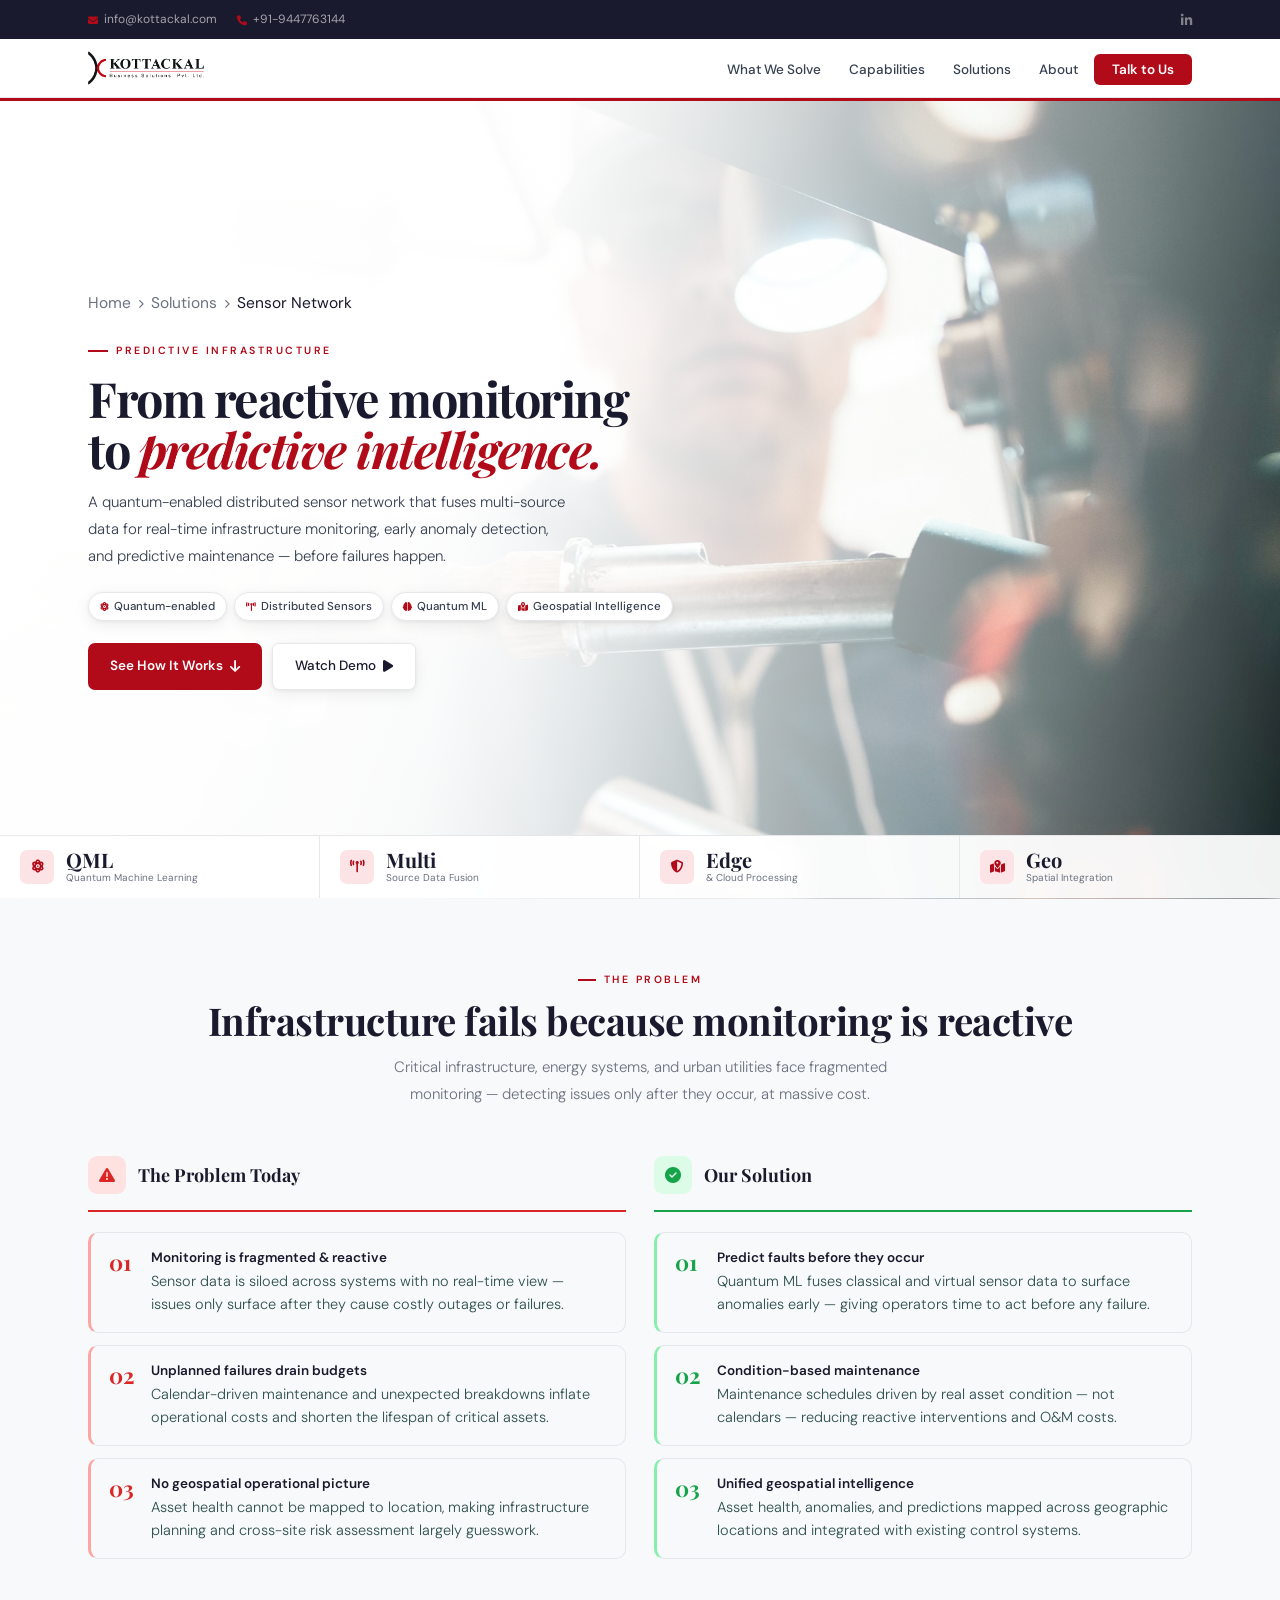
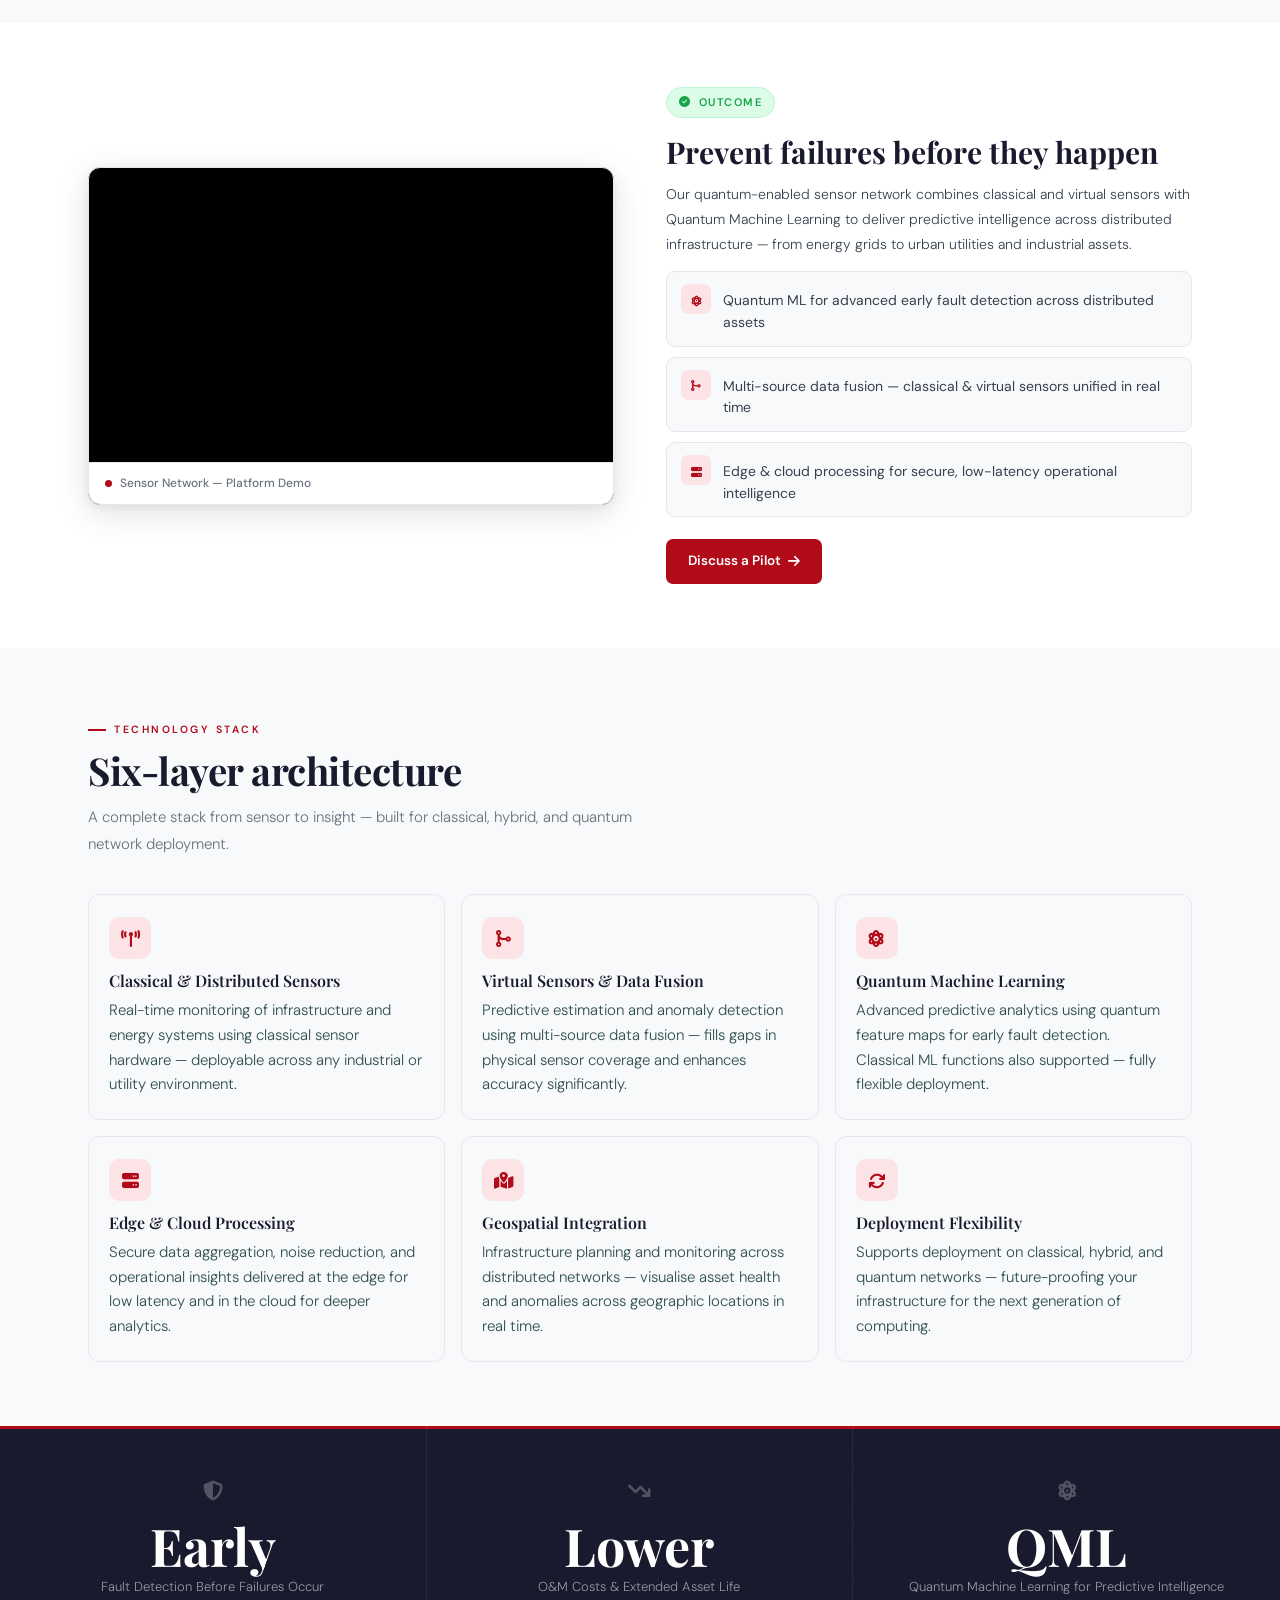
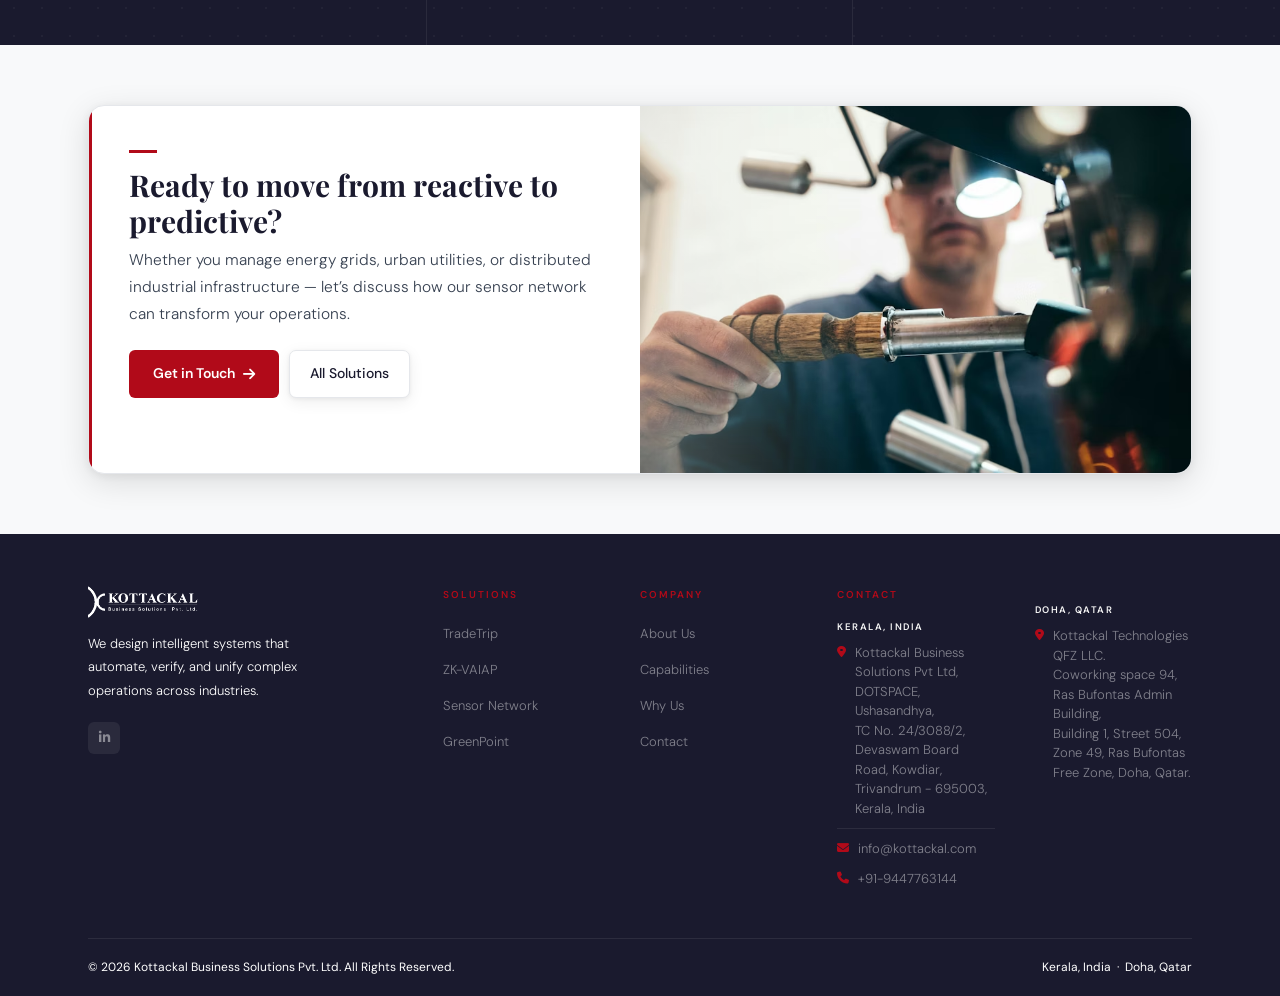
<file: sensor-network.html>
<!doctype html>
<html lang="en">
  <head>
    <meta charset="UTF-8" />
    <meta name="viewport" content="width=device-width, initial-scale=1.0" />
    <title>Sensor Network — Predictive Infrastructure Intelligence | Kottackal Business Solutions</title>
    <meta name="description" content="Quantum-enabled distributed sensor network combining classical and virtual sensors for real-time monitoring, anomaly detection, and predictive maintenance of critical infrastructure." />
    <script async src="https://www.googletagmanager.com/gtag/js?id=G-KLQ6RECET6"></script>
    <script>
      window.dataLayer = window.dataLayer || [];
      function gtag(){dataLayer.push(arguments);}
      gtag('js', new Date());
      gtag('config', 'G-KLQ6RECET6');
    </script>
    <link rel="preconnect" href="https://fonts.googleapis.com" />
    <link rel="preconnect" href="https://fonts.gstatic.com" crossorigin />
    <link href="https://fonts.googleapis.com/css2?family=Playfair+Display:ital,wght@0,400;0,600;0,700;1,400&family=DM+Sans:wght@300;400;500;600&display=swap" rel="stylesheet" />
    <link rel="stylesheet" href="https://cdnjs.cloudflare.com/ajax/libs/font-awesome/6.7.2/css/all.min.css" />
    <link rel="stylesheet" href="./assets/css/style.css" />
    <link rel="stylesheet" href="./assets/css/projects.css" />
  </head>
  <body>
    <div id="topbar"><div class="container"><div class="tb-in">
      <div class="tb-left">
        <a href="mailto:info@kottackal.com"><i class="fa-solid fa-envelope"></i>info@kottackal.com</a>
        <a href="tel:+919447763144"><i class="fa-solid fa-phone"></i>+91-9447763144</a>
      </div>
      <div class="tb-right">
        <a href="https://www.linkedin.com/company/kottackal-business-solutions-pvt-ltd-/" target="_blank" rel="noopener noreferrer"><i class="fa-brands fa-linkedin-in"></i></a>
      </div>
    </div></div></div>

    <nav id="nav"><div class="container"><div class="nav-in">
      <a href="index.html" class="nav-logo"><img src="assets/img/logo.png" alt="Kottackal Business Solutions" /></a>
      <ul class="nav-links">
        <li><a href="index.html#problem">What We Solve</a></li>
        <li><a href="index.html#capabilities">Capabilities</a></li>
        <li><a href="index.html#solutions">Solutions</a></li>
        <li><a href="index.html#about">About</a></li>
        <li><a href="index.html#contact" class="nav-btn">Talk to Us</a></li>
      </ul>
      <button class="burger" id="burger"><span></span><span></span><span></span></button>
    </div></div></nav>

    <div class="mob-nav" id="mobNav">
      <a href="index.html#problem">What We Solve</a>
      <a href="index.html#capabilities">Capabilities</a>
      <a href="index.html#solutions">Solutions</a>
      <a href="index.html#about">About</a>
      <a href="index.html#contact">Talk to Us</a>
    </div>

    <section id="hero">
      <div class="hero-photo">
        <img src="./assets/img/sensornw/hero-img.avif" alt="Smart infrastructure monitoring" loading="eager" />
      </div>
      <div class="hero-overlay"></div>
      <div class="hero-red-bar"></div>
      <div class="container" style="position:relative;z-index:1">
        <div class="hero-content">
          <div class="breadcrumb">
            <a href="index.html">Home</a><i class="fa-solid fa-chevron-right"></i>
            <a href="index.html#solutions">Solutions</a><i class="fa-solid fa-chevron-right"></i>
            <span style="color:var(--ink)">Sensor Network</span>
          </div>
          <div class="hero-tag">Predictive Infrastructure</div>
          <h1 class="hero-h1">From reactive monitoring<br>to <em>predictive intelligence.</em></h1>
          <p class="hero-p">A quantum-enabled distributed sensor network that fuses multi-source data for real-time infrastructure monitoring, early anomaly detection, and predictive maintenance &#8212; before failures happen.</p>
          <div class="hero-pills">
            <div class="pill"><i class="fa-solid fa-atom"></i>Quantum-enabled</div>
            <div class="pill"><i class="fa-solid fa-tower-broadcast"></i>Distributed Sensors</div>
            <div class="pill"><i class="fa-solid fa-brain"></i>Quantum ML</div>
            <div class="pill"><i class="fa-solid fa-map-location-dot"></i>Geospatial Intelligence</div>
          </div>
          <div class="hero-ctas">
            <a href="#intro" class="btn-red">See How It Works <i class="fa-solid fa-arrow-down"></i></a>
            <a href="#demo" class="btn-light">Watch Demo <i class="fa-solid fa-play"></i></a>
          </div>
        </div>
      </div>
      <div class="hero-strip">
        <div class="hstat"><div class="hstat-icon"><i class="fa-solid fa-atom"></i></div><div><div class="hstat-n">QML</div><div class="hstat-l">Quantum Machine Learning</div></div></div>
        <div class="hstat"><div class="hstat-icon"><i class="fa-solid fa-tower-broadcast"></i></div><div><div class="hstat-n">Multi</div><div class="hstat-l">Source Data Fusion</div></div></div>
        <div class="hstat"><div class="hstat-icon"><i class="fa-solid fa-shield-halved"></i></div><div><div class="hstat-n">Edge</div><div class="hstat-l">&amp; Cloud Processing</div></div></div>
        <div class="hstat"><div class="hstat-icon"><i class="fa-solid fa-map-location-dot"></i></div><div><div class="hstat-n">Geo</div><div class="hstat-l">Spatial Integration</div></div></div>
      </div>
    </section>

    <!-- PROBLEM / SOLUTION — numbered cards -->
    <section id="intro">
      <div class="container">
        <div style="text-align:center;margin-bottom:48px">
          <div class="s-tag" style="justify-content:center">The Problem</div>
          <h2 class="s-title" style="text-align:center">Infrastructure fails because monitoring is reactive</h2>
          <p class="s-sub" style="margin:0 auto;text-align:center;max-width:560px">Critical infrastructure, energy systems, and urban utilities face fragmented monitoring &#8212; detecting issues only after they occur, at massive cost.</p>
        </div>
        <div class="ps-columns">
          <div>
            <div class="ps-col-head red-border">
              <div class="ps-col-icon red"><i class="fa-solid fa-triangle-exclamation"></i></div>
              <div class="ps-col-label">The Problem Today</div>
            </div>
            <div class="ps-points">
              <div class="ps-point problem-pt">
                <div class="ps-point-num red">01</div>
                <div>
                  <div class="ps-point-title">Monitoring is fragmented &amp; reactive</div>
                  <div class="ps-point-desc">Sensor data is siloed across systems with no real-time view — issues only surface after they cause costly outages or failures.</div>
                </div>
              </div>
              <div class="ps-point problem-pt">
                <div class="ps-point-num red">02</div>
                <div>
                  <div class="ps-point-title">Unplanned failures drain budgets</div>
                  <div class="ps-point-desc">Calendar-driven maintenance and unexpected breakdowns inflate operational costs and shorten the lifespan of critical assets.</div>
                </div>
              </div>
              <div class="ps-point problem-pt">
                <div class="ps-point-num red">03</div>
                <div>
                  <div class="ps-point-title">No geospatial operational picture</div>
                  <div class="ps-point-desc">Asset health cannot be mapped to location, making infrastructure planning and cross-site risk assessment largely guesswork.</div>
                </div>
              </div>
            </div>
          </div>
          <div>
            <div class="ps-col-head green-border">
              <div class="ps-col-icon green"><i class="fa-solid fa-circle-check"></i></div>
              <div class="ps-col-label">Our Solution</div>
            </div>
            <div class="ps-points">
              <div class="ps-point solution-pt">
                <div class="ps-point-num green">01</div>
                <div>
                  <div class="ps-point-title">Predict faults before they occur</div>
                  <div class="ps-point-desc">Quantum ML fuses classical and virtual sensor data to surface anomalies early — giving operators time to act before any failure.</div>
                </div>
              </div>
              <div class="ps-point solution-pt">
                <div class="ps-point-num green">02</div>
                <div>
                  <div class="ps-point-title">Condition-based maintenance</div>
                  <div class="ps-point-desc">Maintenance schedules driven by real asset condition — not calendars — reducing reactive interventions and O&amp;M costs.</div>
                </div>
              </div>
              <div class="ps-point solution-pt">
                <div class="ps-point-num green">03</div>
                <div>
                  <div class="ps-point-title">Unified geospatial intelligence</div>
                  <div class="ps-point-desc">Asset health, anomalies, and predictions mapped across geographic locations and integrated with existing control systems.</div>
                </div>
              </div>
            </div>
          </div>
        </div>
      </div>
    </section>

    <!-- DEMO + OUTCOME -->
    <section id="demo" style="background:var(--white)">
      <div class="container">
        <div class="intro-grid">
          <div>
            <div class="video-wrap">
              <iframe src="https://player.vimeo.com/video/1114148945?autoplay=0&title=0&byline=0&portrait=0" allow="autoplay; fullscreen; picture-in-picture" allowfullscreen title="Sensor Network Demo"></iframe>
              <div class="video-label"><div class="vdot"></div><span>Sensor Network &#8212; Platform Demo</span></div>
            </div>
          </div>
          <div class="intro-text">
            <div class="outcome-tag"><i class="fa-solid fa-circle-check"></i> Outcome</div>
            <h2>Prevent failures before they happen</h2>
            <p>Our quantum-enabled sensor network combines classical and virtual sensors with Quantum Machine Learning to deliver predictive intelligence across distributed infrastructure — from energy grids to urban utilities and industrial assets.</p>
            <div class="kp-list">
              <div class="kp">
                <div class="kp-badge"><i class="fa-solid fa-atom"></i></div>
                <span class="kp-text">Quantum ML for advanced early fault detection across distributed assets</span>
              </div>
              <div class="kp">
                <div class="kp-badge"><i class="fa-solid fa-code-merge"></i></div>
                <span class="kp-text">Multi-source data fusion — classical &amp; virtual sensors unified in real time</span>
              </div>
              <div class="kp">
                <div class="kp-badge"><i class="fa-solid fa-server"></i></div>
                <span class="kp-text">Edge &amp; cloud processing for secure, low-latency operational intelligence</span>
              </div>
            </div>
            <a href="mailto:info@kottackal.com" class="btn-red">Discuss a Pilot <i class="fa-solid fa-arrow-right"></i></a>
          </div>
        </div>
      </div>
    </section>

    <!-- FEATURES / TECH STACK -->
    <section id="features" style="background:var(--bg)">
      <div class="container">
        <div class="s-tag">Technology Stack</div>
        <h2 class="s-title">Six-layer architecture</h2>
        <p class="s-sub">A complete stack from sensor to insight &#8212; built for classical, hybrid, and quantum network deployment.</p>
        <div class="feat-grid">
          <div class="feat-card">
            <div class="feat-icon"><i class="fa-solid fa-tower-broadcast"></i></div>
            <h4>Classical &amp; Distributed Sensors</h4>
            <p>Real-time monitoring of infrastructure and energy systems using classical sensor hardware &#8212; deployable across any industrial or utility environment.</p>
          </div>
          <div class="feat-card">
            <div class="feat-icon"><i class="fa-solid fa-code-merge"></i></div>
            <h4>Virtual Sensors &amp; Data Fusion</h4>
            <p>Predictive estimation and anomaly detection using multi-source data fusion &#8212; fills gaps in physical sensor coverage and enhances accuracy significantly.</p>
          </div>
          <div class="feat-card">
            <div class="feat-icon"><i class="fa-solid fa-atom"></i></div>
            <h4>Quantum Machine Learning</h4>
            <p>Advanced predictive analytics using quantum feature maps for early fault detection. Classical ML functions also supported &#8212; fully flexible deployment.</p>
          </div>
          <div class="feat-card">
            <div class="feat-icon"><i class="fa-solid fa-server"></i></div>
            <h4>Edge &amp; Cloud Processing</h4>
            <p>Secure data aggregation, noise reduction, and operational insights delivered at the edge for low latency and in the cloud for deeper analytics.</p>
          </div>
          <div class="feat-card">
            <div class="feat-icon"><i class="fa-solid fa-map-location-dot"></i></div>
            <h4>Geospatial Integration</h4>
            <p>Infrastructure planning and monitoring across distributed networks &#8212; visualise asset health and anomalies across geographic locations in real time.</p>
          </div>
          <div class="feat-card">
            <div class="feat-icon"><i class="fa-solid fa-arrows-rotate"></i></div>
            <h4>Deployment Flexibility</h4>
            <p>Supports deployment on classical, hybrid, and quantum networks &#8212; future-proofing your infrastructure for the next generation of computing.</p>
          </div>
        </div>
      </div>
    </section>

    <!-- IMPACT BAND -->
    <section id="impact" style="padding:0">
      <div class="container" style="max-width:100%;padding:0">
        <div class="impact-grid">
          <div class="imp-cell">
            <div class="imp-icon"><i class="fa-solid fa-shield-halved"></i></div>
            <div class="imp-num">Early</div>
            <div class="imp-label">Fault Detection Before Failures Occur</div>
          </div>
          <div class="imp-cell">
            <div class="imp-icon"><i class="fa-solid fa-arrow-trend-down"></i></div>
            <div class="imp-num">Lower</div>
            <div class="imp-label">O&amp;M Costs &amp; Extended Asset Life</div>
          </div>
          <div class="imp-cell">
            <div class="imp-icon"><i class="fa-solid fa-atom"></i></div>
            <div class="imp-num">QML</div>
            <div class="imp-label">Quantum Machine Learning for Predictive Intelligence</div>
          </div>
        </div>
      </div>
    </section>

    <!-- CTA -->
    <section id="cta">
      <div class="container">
        <div class="cta-inner">
          <div class="cta-left">
            <div class="cta-bar"></div>
            <div class="cta-h">Ready to move from reactive to predictive?</div>
            <p class="cta-p">Whether you manage energy grids, urban utilities, or distributed industrial infrastructure &#8212; let&#8217;s discuss how our sensor network can transform your operations.</p>
            <div style="display:flex;gap:10px;flex-wrap:wrap">
              <a href="mailto:info@kottackal.com" class="btn-red-lg">Get in Touch <i class="fa-solid fa-arrow-right"></i></a>
              <a href="index.html#solutions" class="btn-light" style="padding:11px 20px;font-size:14px">All Solutions</a>
            </div>
          </div>
          <div class="cta-right">
            <img src="./assets/img/sensornw/cta-img.avif" alt="Smart infrastructure" loading="lazy" />
          </div>
        </div>
      </div>
    </section>

    <footer id="footer"><div class="container">
      <div class="foot-grid">
        <div>
          <div class="foot-logo"><img src="assets/img/logo.png" alt="Kottackal Business Solutions"></div>
          <p class="foot-about">We design intelligent systems that automate, verify, and unify complex operations across industries.</p>
          <div class="foot-soc"><a href="https://www.linkedin.com/company/kottackal-business-solutions-pvt-ltd-/" target="_blank" rel="noopener noreferrer"><i class="fa-brands fa-linkedin-in"></i></a></div>
        </div>
        <div class="foot-col"><h4>Solutions</h4><ul>
          <li><a href="tradetrip.html">TradeTrip</a></li>
          <li><a href="zk-vaiap.html">ZK-VAIAP</a></li>
          <li><a href="sensor-network.html">Sensor Network</a></li>
          <li><a href="greenpoint.html">GreenPoint</a></li>
        </ul></div>
        <div class="foot-col"><h4>Company</h4><ul>
          <li><a href="index.html#about">About Us</a></li>
          <li><a href="index.html#capabilities">Capabilities</a></li>
          <li><a href="index.html#differentiation">Why Us</a></li>
          <li><a href="index.html#contact">Contact</a></li>
        </ul></div>
        <div class="foot-col"><h4>Contact</h4>
          <div style="font-size:9.5px;font-weight:600;letter-spacing:1.5px;text-transform:uppercase;color:whitesmoke;margin-bottom:8px">Kerala, India</div>
          <div class="fci"><i class="fa-solid fa-location-dot"></i><span>Kottackal Business Solutions Pvt Ltd,<br>DOTSPACE, Ushasandhya,<br>TC No. 24/3088/2,<br>Devaswam Board Road, Kowdiar,<br>Trivandrum - 695003, Kerala, India</span></div>
          <div style="height:1px;background:rgba(255,255,255,.08);margin:10px 0"></div>
          <div class="fci"><i class="fa-solid fa-envelope"></i><a href="mailto:info@kottackal.com">info@kottackal.com</a></div>
          <div class="fci"><i class="fa-solid fa-phone"></i><a href="tel:+919447763144">+91-9447763144</a></div>
        </div>
        <div class="foot-col">
          <div style="font-size:9.5px;font-weight:600;letter-spacing:1.5px;text-transform:uppercase;color:whitesmoke;margin-bottom:8px"><br>Doha, Qatar</div>
          <div class="fci"><i class="fa-solid fa-location-dot"></i><span>Kottackal Technologies QFZ LLC.<br>Coworking space 94, Ras Bufontas Admin Building,<br>Building 1, Street 504, Zone 49, Ras Bufontas Free Zone, Doha, Qatar.</span></div>
        </div>
      </div>
      <div class="foot-bot">
        <p>&copy; 2026 Kottackal Business Solutions Pvt. Ltd. All Rights Reserved.</p>
        <p>Kerala, India &nbsp;&middot;&nbsp; Doha, Qatar</p>
      </div>
    </div></footer>

    <a href="#" class="btt" id="btt"><i class="fa-solid fa-arrow-up"></i></a>
    <script src="./assets/js/main.js"></script>
  </body>
</html>
</file>
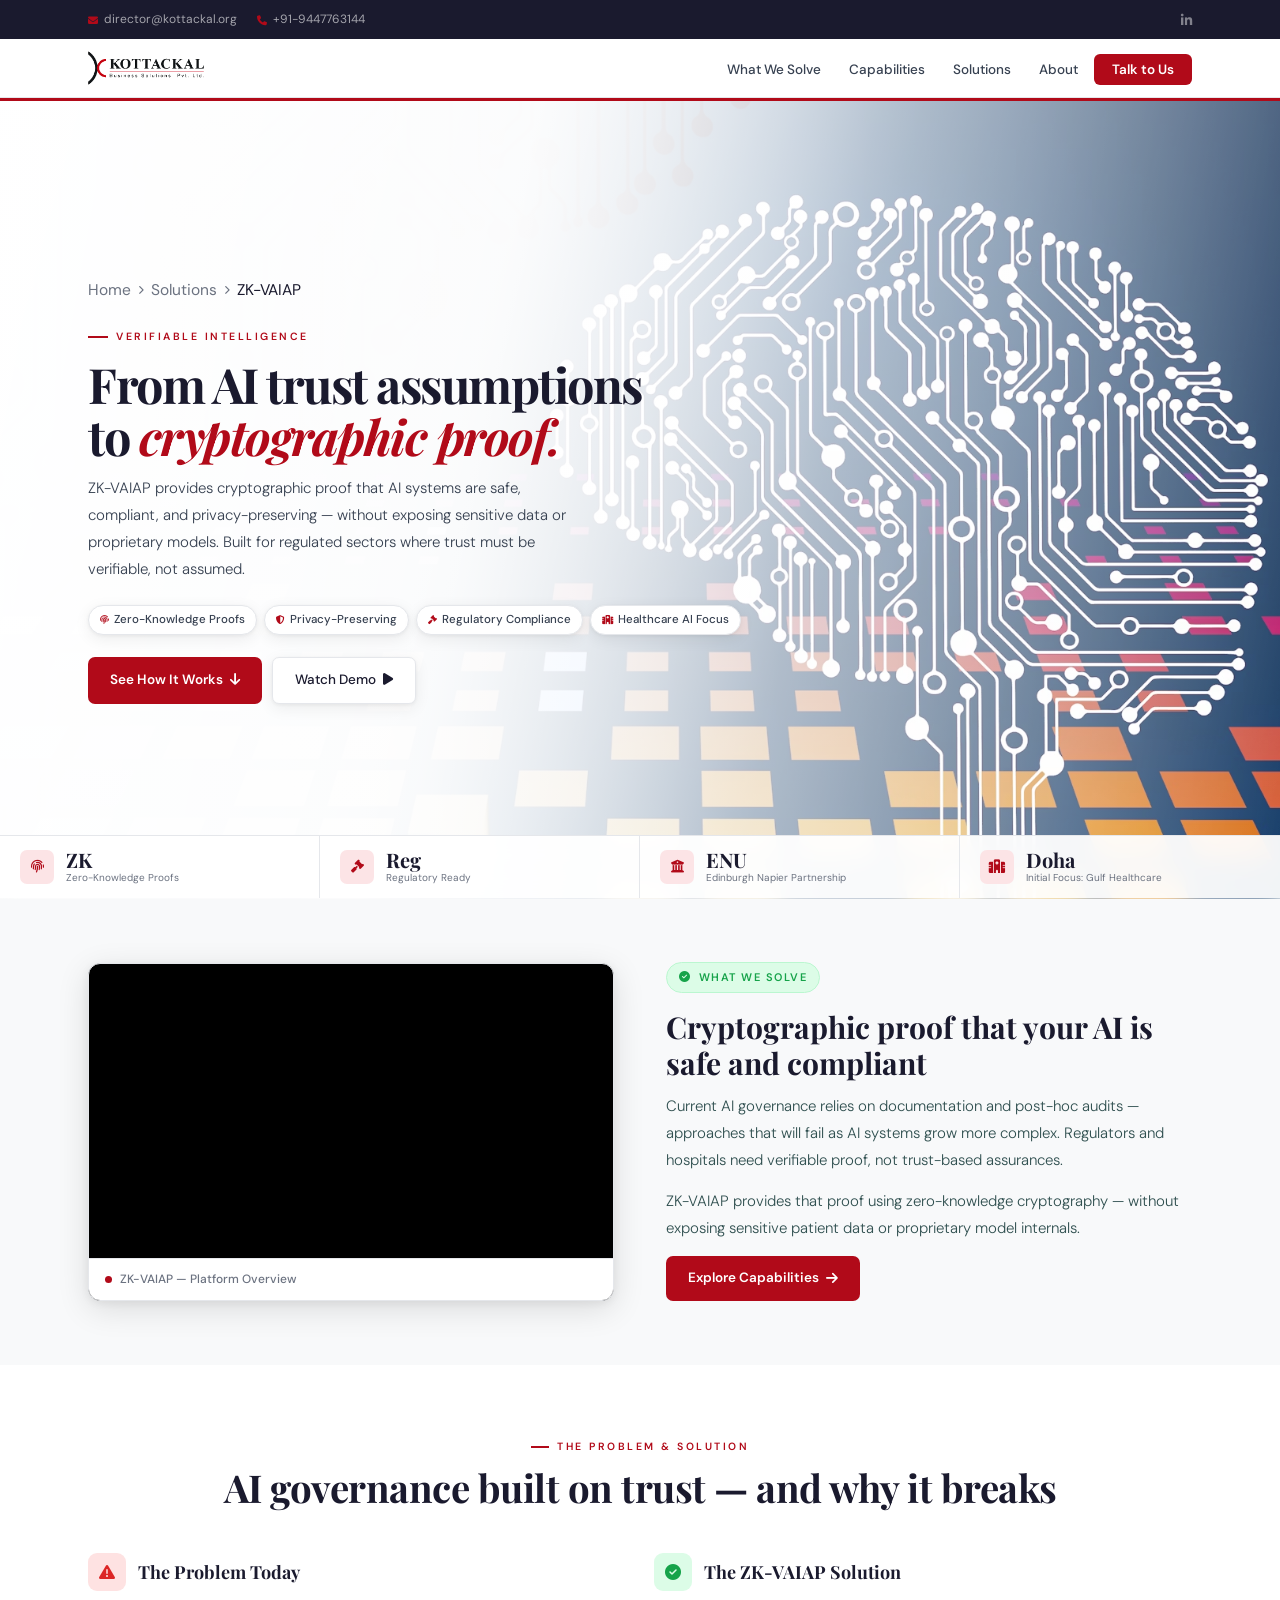
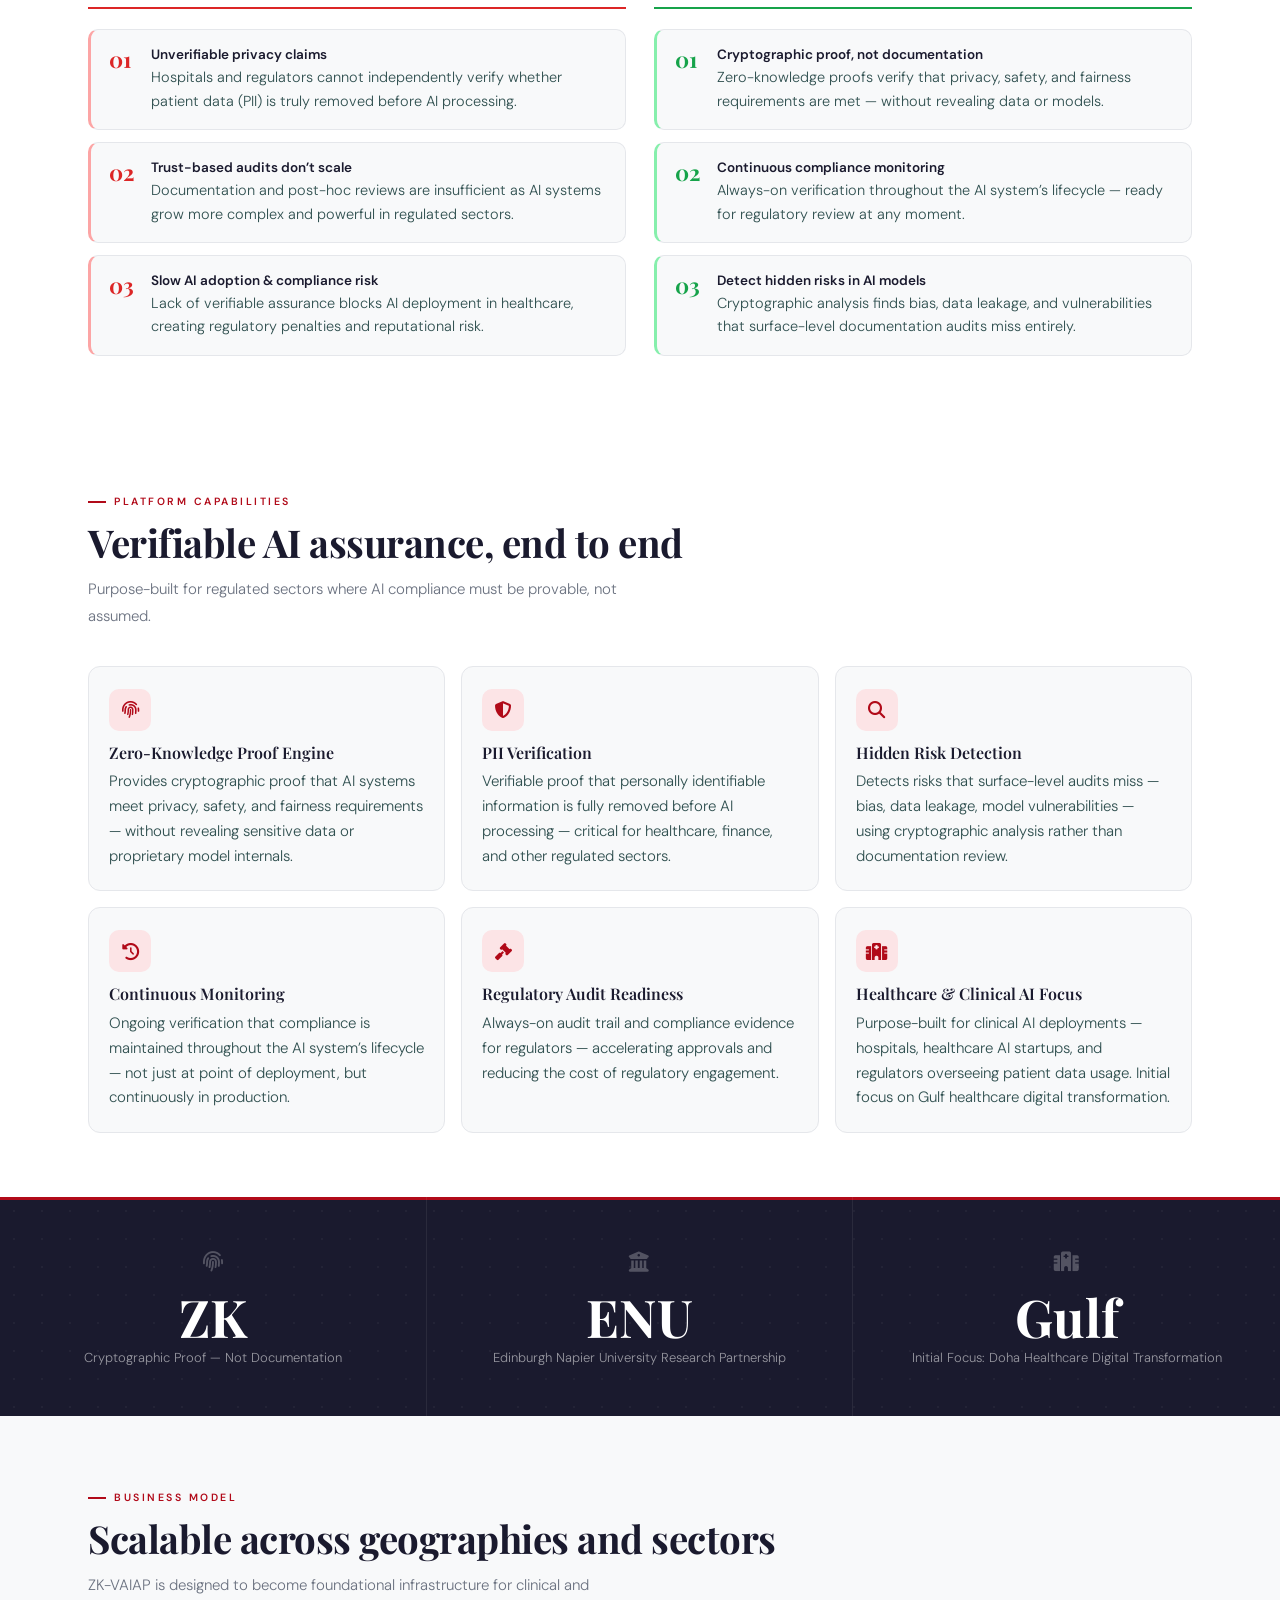
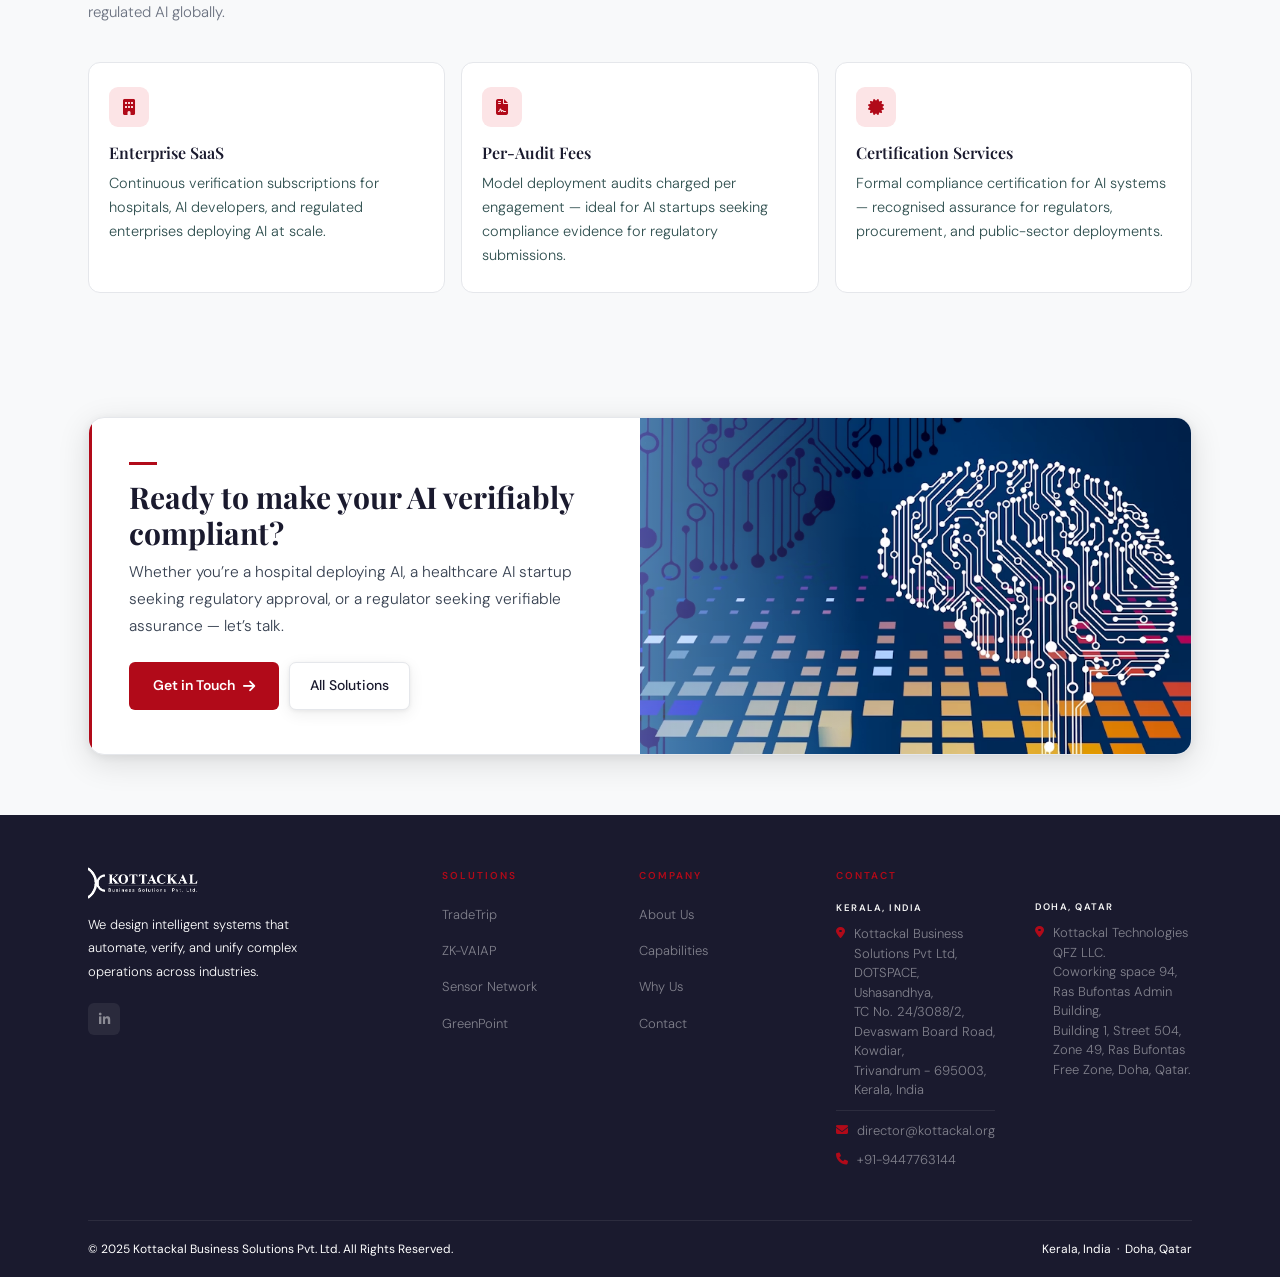
<file: zk-vaiap.html>
<!doctype html>
<html lang="en">
  <head>
    <meta charset="UTF-8" />
    <meta name="viewport" content="width=device-width, initial-scale=1.0" />
    <title>
      ZK-VAIAP — Verifiable AI Assurance Platform | Kottackal Business Solutions
    </title>
    <meta
      name="description"
      content="ZK-VAIAP provides cryptographic proof that AI systems are safe, compliant, and privacy-preserving — without exposing sensitive data or proprietary models."
    />
    <!-- Google tag (gtag.js) -->
<script async src="https://www.googletagmanager.com/gtag/js?id=G-KLQ6RECET6"></script>
<script>
  window.dataLayer = window.dataLayer || [];
  function gtag(){dataLayer.push(arguments);}
  gtag('js', new Date());

  gtag('config', 'G-KLQ6RECET6');
</script>
    <link rel="preconnect" href="https://fonts.googleapis.com" />
    <link rel="preconnect" href="https://fonts.gstatic.com" crossorigin />
    <link
      href="https://fonts.googleapis.com/css2?family=Playfair+Display:ital,wght@0,400;0,600;0,700;1,400&family=DM+Sans:wght@300;400;500;600&display=swap"
      rel="stylesheet"
    />
    <link
      rel="stylesheet"
      href="https://cdnjs.cloudflare.com/ajax/libs/font-awesome/6.5.0/css/all.min.css"
    />
    <link rel="stylesheet" href="./assets/css/style.css" />
    <link rel="stylesheet" href="./assets/css/projects.css" />

  <style>
    /* ── VIDEO SECTION ── */
    .video-section{background:var(--bg);padding:64px 0}
    .video-section-grid{display:grid;grid-template-columns:1fr 1fr;gap:52px;align-items:center}
    .video-wrap{border-radius:var(--r);overflow:hidden;box-shadow:var(--sh-lg);border:1px solid var(--border);background:#000}
    .video-wrap iframe{width:100%;aspect-ratio:16/9;display:block;border:none}
    .video-label{padding:10px 16px;background:var(--white);border-top:1px solid var(--border);display:flex;align-items:center;gap:8px}
    .vdot{width:7px;height:7px;background:var(--red);border-radius:50%;animation:vdotpulse 2s ease infinite;flex-shrink:0}
    @keyframes vdotpulse{0%,100%{opacity:1;transform:scale(1)}50%{opacity:.4;transform:scale(1.5)}}
    .video-label span{font-size:12px;color:var(--muted);font-weight:500}
    .video-intro-text h2{font-family:var(--fh);font-size:clamp(20px,2.6vw,30px);font-weight:700;color:var(--ink);line-height:1.2;margin-bottom:12px}
    .video-intro-text p{font-size:15px;color:darkslategray;line-height:1.8;font-weight:300;margin-bottom:14px}
    .outcome-chip{display:inline-flex;align-items:center;gap:7px;font-size:11px;font-weight:600;letter-spacing:1.5px;text-transform:uppercase;color:#16A34A;background:#DCFCE7;border:1px solid #BBF7D0;padding:5px 12px;border-radius:20px;margin-bottom:16px}

    /* ── PROBLEM/SOLUTION — NUMBERED CARDS ── */
    .ps-section{padding:64px 0}
    .ps-section-bg{background:var(--white)}
    .ps-section-bg2{background:var(--bg)}
    .ps-columns{display:grid;grid-template-columns:1fr 1fr;gap:28px;margin-top:44px}
    /* Column header */
    .ps-col-head{display:flex;align-items:center;gap:12px;margin-bottom:20px;padding-bottom:16px;border-bottom:2px solid var(--border)}
    .ps-col-head.red-border{border-bottom-color:#DC2626}
    .ps-col-head.green-border{border-bottom-color:#16A34A}
    .ps-col-label{font-family:var(--fh);font-size:18px;font-weight:700;color:var(--ink)}
    .ps-col-icon{width:38px;height:38px;border-radius:9px;display:flex;align-items:center;justify-content:center;font-size:16px;flex-shrink:0}
    .ps-col-icon.red{background:#FEE2E2;color:#DC2626}
    .ps-col-icon.green{background:#DCFCE7;color:#16A34A}
    /* Numbered point cards */
    .ps-points{display:flex;flex-direction:column;gap:12px}
    .ps-point{display:flex;align-items:flex-start;gap:14px;background:var(--bg);border-radius:10px;padding:16px 18px;border:1px solid var(--border);transition:border-color .28s,box-shadow .28s}
    .ps-point:hover{border-color:rgba(177,10,25,.18);box-shadow:0 2px 12px rgba(0,0,0,.06)}
    .ps-point.problem-pt{border-left:3px solid #FCA5A5}
    .ps-point.solution-pt{border-left:3px solid #86EFAC}
    .ps-point-num{font-family:var(--fh);font-size:22px;font-weight:700;line-height:1;flex-shrink:0;width:28px;margin-top:2px}
    .ps-point-num.red{color:#DC2626}
    .ps-point-num.green{color:#16A34A}
    .ps-point-title{font-size:13.5px;font-weight:600;color:var(--ink);margin-bottom:3px;line-height:1.3}
    .ps-point-desc{font-size:14.5px;color:darkslategray;line-height:1.6;font-weight:300}

    @media(max-width:768px){
      .video-section-grid{grid-template-columns:1fr}
      .ps-columns{grid-template-columns:1fr}
    }
    @media(max-width:480px){
      .ps-point{padding:13px 14px}
      .ps-point-num{font-size:18px;width:22px}
    }
  </style>

  </head>
  <body>
    <div id="topbar">
      <div class="container">
        <div class="tb-in">
          <div class="tb-left">
            <a href="mailto:director@kottackal.org"><i class="fa-solid fa-envelope"></i>director@kottackal.org</a
            >
            <a href="tel:+919447763144"
              ><i class="fa-solid fa-phone"></i>+91-9447763144</a
            >
          </div>
          <div class="tb-right">
            <a
              href="https://www.linkedin.com/company/kottackal-business-solutions-pvt-ltd-/"
              target="_blank"
              rel="noopener noreferrer"
              ><i class="fa-brands fa-linkedin-in"></i
            ></a>
          </div>
        </div>
      </div>
    </div>
    <nav id="nav">
      <div class="container">
        <div class="nav-in">
          <a href="index.html" class="nav-logo"
            ><img src="assets/img/logo.png" alt="Kottackal Business Solutions"
          /></a>
          <ul class="nav-links">
            <li><a href="index.html#problem">What We Solve</a></li>
            <li><a href="index.html#capabilities">Capabilities</a></li>
            <li><a href="index.html#solutions">Solutions</a></li>
            <li><a href="index.html#about">About</a></li>
            <li><a href="index.html#contact" class="nav-btn">Talk to Us</a></li>
          </ul>
          <button class="burger" id="burger">
            <span></span><span></span><span></span>
          </button>
        </div>
      </div>
    </nav>
    <div class="mob-nav" id="mobNav">
      <a href="index.html#problem">What We Solve</a>
      <a href="index.html#capabilities">Capabilities</a>
      <a href="index.html#solutions">Solutions</a>
      <a href="index.html#about">About</a>
      <a href="index.html#contact">Talk to Us</a>
    </div>

    <section id="hero">
      <div class="hero-photo">
        <img
          src="./assets/img/zk/hero-img.avif"
          alt="AI verification and compliance"
          loading="eager"
        />
      </div>
      <div class="hero-overlay"></div>
      <div class="hero-red-bar"></div>
      <div class="container" style="position: relative; z-index: 1">
        <div class="hero-content">
          <div class="breadcrumb">
            <a href="index.html">Home</a
            ><i class="fa-solid fa-chevron-right"></i
            ><a href="index.html#solutions">Solutions</a
            ><i class="fa-solid fa-chevron-right"></i
            ><span style="color: var(--ink)">ZK-VAIAP</span>
          </div>
          <div class="hero-tag">Verifiable Intelligence</div>
          <h1 class="hero-h1">
            From AI trust assumptions<br />to <em>cryptographic proof.</em>
          </h1>
          <p class="hero-p">
            ZK-VAIAP provides cryptographic proof that AI systems are safe,
            compliant, and privacy-preserving &#8212; without exposing sensitive
            data or proprietary models. Built for regulated sectors where trust
            must be verifiable, not assumed.
          </p>
          <div class="hero-pills">
            <div class="pill">
              <i class="fa-solid fa-fingerprint"></i>Zero-Knowledge Proofs
            </div>
            <div class="pill">
              <i class="fa-solid fa-shield-halved"></i>Privacy-Preserving
            </div>
            <div class="pill">
              <i class="fa-solid fa-gavel"></i>Regulatory Compliance
            </div>
            <div class="pill">
              <i class="fa-solid fa-hospital"></i>Healthcare AI Focus
            </div>
          </div>
          <div class="hero-ctas">
            <a href="#intro" class="btn-red"
              >See How It Works <i class="fa-solid fa-arrow-down"></i
            ></a>
             <a href="#demo" class="btn-light"
              >Watch Demo <i class="fa-solid fa-play"></i
            ></a>
          </div>
        </div>
      </div>
      <div class="hero-strip">
        <div class="hstat">
          <div class="hstat-icon"><i class="fa-solid fa-fingerprint"></i></div>
          <div>
            <div class="hstat-n">ZK</div>
            <div class="hstat-l">Zero-Knowledge Proofs</div>
          </div>
        </div>
        <div class="hstat">
          <div class="hstat-icon"><i class="fa-solid fa-gavel"></i></div>
          <div>
            <div class="hstat-n">Reg</div>
            <div class="hstat-l">Regulatory Ready</div>
          </div>
        </div>
        <div class="hstat">
          <div class="hstat-icon"><i class="fa-solid fa-university"></i></div>
          <div>
            <div class="hstat-n">ENU</div>
            <div class="hstat-l">Edinburgh Napier Partnership</div>
          </div>
        </div>
        <div class="hstat">
          <div class="hstat-icon"><i class="fa-solid fa-hospital"></i></div>
          <div>
            <div class="hstat-n">Doha</div>
            <div class="hstat-l">Initial Focus: Gulf Healthcare</div>
          </div>
        </div>
      </div>
    </section>

    
    <!-- VIDEO + INTRO -->
    <section id="demo" class="video-section">
      <div class="container">
        <div class="video-section-grid">
          <div>
            <div class="video-wrap">
              <iframe
                src="https://player.vimeo.com/video/1139470049?autoplay=0&title=0&byline=0&portrait=0&color=B10A19"
                allow="autoplay; fullscreen; picture-in-picture"
                allowfullscreen
                title="ZK-VAIAP Platform Overview">
              </iframe>
              <div class="video-label">
                <div class="vdot"></div>
                <span>ZK-VAIAP &mdash; Platform Overview</span>
              </div>
            </div>
          </div>
          <div class="video-intro-text">
            <div class="outcome-chip"><i class="fa-solid fa-circle-check"></i> What We Solve</div>
            <h2>Cryptographic proof that your AI is safe and compliant</h2>
            <p>Current AI governance relies on documentation and post-hoc audits &mdash; approaches that will fail as AI systems grow more complex. Regulators and hospitals need verifiable proof, not trust-based assurances.</p>
            <p>ZK-VAIAP provides that proof using zero-knowledge cryptography &mdash; without exposing sensitive patient data or proprietary model internals.</p>
            <a href="#features" class="btn-red">Explore Capabilities <i class="fa-solid fa-arrow-right"></i></a>
          </div>
        </div>
      </div>
    </section>

    <!-- PROBLEM / SOLUTION — NUMBERED CARDS -->
    <section class="ps-section ps-section-bg">
      <div class="container">
        <div style="text-align:center;margin-bottom:0">
          <div class="s-tag" style="justify-content:center;display:inline-flex">The Problem &amp; Solution</div>
          <h2 class="s-title" style="text-align:center">AI governance built on trust &mdash; and why it breaks</h2>
        </div>
        <div class="ps-columns">

          <!-- PROBLEM -->
          <div>
            <div class="ps-col-head red-border">
              <div class="ps-col-icon red"><i class="fa-solid fa-triangle-exclamation"></i></div>
              <div class="ps-col-label">The Problem Today</div>
            </div>
            <div class="ps-points">
              <div class="ps-point problem-pt">
                <div class="ps-point-num red">01</div>
                <div>
                  <div class="ps-point-title">Unverifiable privacy claims</div>
                  <div class="ps-point-desc">Hospitals and regulators cannot independently verify whether patient data (PII) is truly removed before AI processing.</div>
                </div>
              </div>
              <div class="ps-point problem-pt">
                <div class="ps-point-num red">02</div>
                <div>
                  <div class="ps-point-title">Trust-based audits don&#8217;t scale</div>
                  <div class="ps-point-desc">Documentation and post-hoc reviews are insufficient as AI systems grow more complex and powerful in regulated sectors.</div>
                </div>
              </div>
              <div class="ps-point problem-pt">
                <div class="ps-point-num red">03</div>
                <div>
                  <div class="ps-point-title">Slow AI adoption &amp; compliance risk</div>
                  <div class="ps-point-desc">Lack of verifiable assurance blocks AI deployment in healthcare, creating regulatory penalties and reputational risk.</div>
                </div>
              </div>
            </div>
          </div>

          <!-- SOLUTION -->
          <div>
            <div class="ps-col-head green-border">
              <div class="ps-col-icon green"><i class="fa-solid fa-circle-check"></i></div>
              <div class="ps-col-label">The ZK-VAIAP Solution</div>
            </div>
            <div class="ps-points">
              <div class="ps-point solution-pt">
                <div class="ps-point-num green">01</div>
                <div>
                  <div class="ps-point-title">Cryptographic proof, not documentation</div>
                  <div class="ps-point-desc">Zero-knowledge proofs verify that privacy, safety, and fairness requirements are met &mdash; without revealing data or models.</div>
                </div>
              </div>
              <div class="ps-point solution-pt">
                <div class="ps-point-num green">02</div>
                <div>
                  <div class="ps-point-title">Continuous compliance monitoring</div>
                  <div class="ps-point-desc">Always-on verification throughout the AI system&#8217;s lifecycle &mdash; ready for regulatory review at any moment.</div>
                </div>
              </div>
              <div class="ps-point solution-pt">
                <div class="ps-point-num green">03</div>
                <div>
                  <div class="ps-point-title">Detect hidden risks in AI models</div>
                  <div class="ps-point-desc">Cryptographic analysis finds bias, data leakage, and vulnerabilities that surface-level documentation audits miss entirely.</div>
                </div>
              </div>
            </div>
          </div>

        </div>
      </div>
    </section>
    <section id="features" style="background: var(--white)">
      <div class="container">
        <div class="s-tag">Platform Capabilities</div>
        <h2 class="s-title">Verifiable AI assurance, end to end</h2>
        <p class="s-sub">
          Purpose-built for regulated sectors where AI compliance must be
          provable, not assumed.
        </p>
        <div class="feat-grid">
          <div class="feat-card">
            <div class="feat-icon"><i class="fa-solid fa-fingerprint"></i></div>
            <h4>Zero-Knowledge Proof Engine</h4>
            <p>
              Provides cryptographic proof that AI systems meet privacy, safety,
              and fairness requirements &#8212; without revealing sensitive data
              or proprietary model internals.
            </p>
          </div>
          <div class="feat-card">
            <div class="feat-icon">
              <i class="fa-solid fa-shield-halved"></i>
            </div>
            <h4>PII Verification</h4>
            <p>
              Verifiable proof that personally identifiable information is fully
              removed before AI processing &#8212; critical for healthcare,
              finance, and other regulated sectors.
            </p>
          </div>
          <div class="feat-card">
            <div class="feat-icon">
              <i class="fa-solid fa-magnifying-glass"></i>
            </div>
            <h4>Hidden Risk Detection</h4>
            <p>
              Detects risks that surface-level audits miss &#8212; bias, data
              leakage, model vulnerabilities &#8212; using cryptographic
              analysis rather than documentation review.
            </p>
          </div>
          <div class="feat-card">
            <div class="feat-icon">
              <i class="fa-solid fa-clock-rotate-left"></i>
            </div>
            <h4>Continuous Monitoring</h4>
            <p>
              Ongoing verification that compliance is maintained throughout the
              AI system&#8217;s lifecycle &#8212; not just at point of
              deployment, but continuously in production.
            </p>
          </div>
          <div class="feat-card">
            <div class="feat-icon"><i class="fa-solid fa-gavel"></i></div>
            <h4>Regulatory Audit Readiness</h4>
            <p>
              Always-on audit trail and compliance evidence for regulators
              &#8212; accelerating approvals and reducing the cost of regulatory
              engagement.
            </p>
          </div>
          <div class="feat-card">
            <div class="feat-icon"><i class="fa-solid fa-hospital"></i></div>
            <h4>Healthcare &amp; Clinical AI Focus</h4>
            <p>
              Purpose-built for clinical AI deployments &#8212; hospitals,
              healthcare AI startups, and regulators overseeing patient data
              usage. Initial focus on Gulf healthcare digital transformation.
            </p>
          </div>
        </div>
      </div>
    </section>

    <section id="impact" style="padding: 0">
      <div class="container" style="max-width: 100%; padding: 0">
        <div class="impact-grid">
          <div class="imp-cell">
            <div class="imp-icon"><i class="fa-solid fa-fingerprint"></i></div>
            <div class="imp-num">ZK</div>
            <div class="imp-label">
              Cryptographic Proof &#8212; Not Documentation
            </div>
          </div>
          <div class="imp-cell">
            <div class="imp-icon"><i class="fa-solid fa-university"></i></div>
            <div class="imp-num">ENU</div>
            <div class="imp-label">
              Edinburgh Napier University Research Partnership
            </div>
          </div>
          <div class="imp-cell">
            <div class="imp-icon"><i class="fa-solid fa-hospital"></i></div>
            <div class="imp-num">Gulf</div>
            <div class="imp-label">
              Initial Focus: Doha Healthcare Digital Transformation
            </div>
          </div>
        </div>
      </div>
    </section>

    <section style="background: var(--bg)">
      <div class="container">
        <div class="s-tag">Business Model</div>
        <h2 class="s-title">Scalable across geographies and sectors</h2>
        <p class="s-sub" style="margin-bottom: 36px">
          ZK-VAIAP is designed to become foundational infrastructure for
          clinical and regulated AI globally.
        </p>
        <div
          style="
            display: grid;
            grid-template-columns: repeat(3, 1fr);
            gap: 16px;
          "
        >
          <div
            style="
              background: var(--white);
              border-radius: var(--r);
              padding: 24px 20px;
              border: 1px solid var(--border);
            "
          >
            <div
              style="
                width: 40px;
                height: 40px;
                border-radius: 9px;
                background: var(--red-l);
                display: flex;
                align-items: center;
                justify-content: center;
                color: var(--red);
                font-size: 16px;
                margin-bottom: 12px;
              "
            >
              <i class="fa-solid fa-building"></i>
            </div>
            <div
              style="
                font-family: var(--fh);
                font-size: 16px;
                font-weight: 600;
                color: var(--ink);
                margin-bottom: 6px;
              "
            >
              Enterprise SaaS
            </div>
            <p
              style="
                font-size: 14.5px;
                color: darkslategray;
                line-height: 1.65;
                font-weight: 300;
              "
            >
              Continuous verification subscriptions for hospitals, AI
              developers, and regulated enterprises deploying AI at scale.
            </p>
          </div>
          <div
            style="
              background: var(--white);
              border-radius: var(--r);
              padding: 24px 20px;
              border: 1px solid var(--border);
            "
          >
            <div
              style="
                width: 40px;
                height: 40px;
                border-radius: 9px;
                background: var(--red-l);
                display: flex;
                align-items: center;
                justify-content: center;
                color: var(--red);
                font-size: 16px;
                margin-bottom: 12px;
              "
            >
              <i class="fa-solid fa-file-contract"></i>
            </div>
            <div
              style="
                font-family: var(--fh);
                font-size: 16px;
                font-weight: 600;
                color: var(--ink);
                margin-bottom: 6px;
              "
            >
              Per-Audit Fees
            </div>
            <p
              style="
                font-size: 14.5px;
                color:darkslategray;
                line-height: 1.65;
                font-weight: 300;
              "
            >
              Model deployment audits charged per engagement &#8212; ideal for
              AI startups seeking compliance evidence for regulatory
              submissions.
            </p>
          </div>
          <div
            style="
              background: var(--white);
              border-radius: var(--r);
              padding: 24px 20px;
              border: 1px solid var(--border);
            "
          >
            <div
              style="
                width: 40px;
                height: 40px;
                border-radius: 9px;
                background: var(--red-l);
                display: flex;
                align-items: center;
                justify-content: center;
                color: var(--red);
                font-size: 16px;
                margin-bottom: 12px;
              "
            >
              <i class="fa-solid fa-certificate"></i>
            </div>
            <div
              style="
                font-family: var(--fh);
                font-size: 16px;
                font-weight: 600;
                color: var(--ink);
                margin-bottom: 6px;
              "
            >
              Certification Services
            </div>
            <p
              style="
                   font-size: 14.5px;
                color:darkslategray;
                line-height: 1.65;
                font-weight: 300;
              "
            >
              Formal compliance certification for AI systems &#8212; recognised
              assurance for regulators, procurement, and public-sector
              deployments.
            </p>
          </div>
        </div>
      </div>
    </section>

    <section id="cta">
      <div class="container">
        <div class="cta-inner">
          <div class="cta-left">
            <div class="cta-bar"></div>
            <div class="cta-h">Ready to make your AI verifiably compliant?</div>
            <p class="cta-p">
              Whether you&#8217;re a hospital deploying AI, a healthcare AI
              startup seeking regulatory approval, or a regulator seeking
              verifiable assurance &#8212; let&#8217;s talk.
            </p>
            <div style="display: flex; gap: 10px; flex-wrap: wrap">
              <a href="mailto:director@kottackal.org" class="btn-red-lg">Get in Touch <i class="fa-solid fa-arrow-right"></i
              ></a>
              <a
                href="index.html#solutions"
                class="btn-light"
                style="padding: 11px 20px; font-size: 14px"
                >All Solutions</a
              >
            </div>
          </div>
          <div class="cta-right">
            <img
              src="./assets/img/zk/cta-img.avif"
              alt="AI verification"
              loading="lazy"
            />
          </div>
        </div>
      </div>
    </section>

      <footer id="footer"><div class="container">
    <div class="foot-grid">
      <div>
        <div class="foot-logo"><img src="assets/img/logo.png" alt="Kottackal Business Solutions"></div>
        <p class="foot-about">We design intelligent systems that automate, verify, and unify complex operations across industries.</p>
        <div class="foot-soc"><a href="https://www.linkedin.com/company/kottackal-business-solutions-pvt-ltd-/" target="_blank" rel="noopener noreferrer"><i class="fa-brands fa-linkedin-in"></i></a></div>
      </div>
      <div class="foot-col"><h4>Solutions</h4><ul>
        <li><a href="tradetrip.html">TradeTrip</a></li>
        <li><a href="zk-vaiap.html">ZK-VAIAP</a></li>
        <li><a href="sensor-network.html">Sensor Network</a></li>
        <li><a href="greenpoint.html">GreenPoint</a></li>
      </ul></div>
      <div class="foot-col"><h4>Company</h4><ul>
        <li><a href="index.html#about">About Us</a></li>
        <li><a href="index.html#capabilities">Capabilities</a></li>
        <li><a href="index.html#differentiation">Why Us</a></li>
        <li><a href="index.html#contact">Contact</a></li>
      </ul></div>

       <div class="foot-col"><h4>Contact</h4>
        <div style="font-size:9.5px;font-weight:600;letter-spacing:1.5px;text-transform:uppercase;color:whitesmoke;margin-bottom:8px">Kerala, India</div>
        <div class="fci"><i class="fa-solid fa-location-dot"></i><span>Kottackal Business Solutions Pvt Ltd,<br>DOTSPACE, Ushasandhya, <br>TC No. 24/3088/2, <br>Devaswam Board Road, Kowdiar, <br>Trivandrum - 695003, Kerala, India</span></div>
        <div style="height:1px;background:rgba(255,255,255,.08);margin:10px 0"></div>
        
         <div class="fci"><i class="fa-solid fa-envelope"></i><a href="mailto:director@kottackal.org">director@kottackal.org</a></div>
        <div class="fci"><i class="fa-solid fa-phone"></i><a href="tel:+919447763144">+91-9447763144</a></div>
     
      </div>

       <div class="foot-col"><h4></h4>
  <div style="font-size:9.5px;font-weight:600;letter-spacing:1.5px;text-transform:uppercase;color:whitesmoke;margin-bottom:8px">
          <br>Doha, Qatar</div>
        <div class="fci"><i class="fa-solid fa-location-dot"></i><span>Kottackal Technologies QFZ LLC.<br>Coworking space 94, Ras Bufontas Admin Building,<br>
        Building 1, Street 504, Zone 49, Ras Bufontas Free Zone, Doha, Qatar.</span></div>
       </div>
    </div>
    <div class="foot-bot">
      <p>&copy; 2025 Kottackal Business Solutions Pvt. Ltd. All Rights Reserved.</p>
      <p>Kerala, India &nbsp;&middot;&nbsp; Doha, Qatar</p>
    </div>
  </div></footer>
    <a href="#" class="btt" id="btt"><i class="fa-solid fa-arrow-up"></i></a>
    <script>
      var nav = document.getElementById("nav"),
        btt = document.getElementById("btt");
      window.addEventListener("scroll", function () {
        nav.classList.toggle("raised", window.scrollY > 8);
        btt.classList.toggle("visible", window.scrollY > 400);
      });
      var burger = document.getElementById("burger"),
        mob = document.getElementById("mobNav");
      burger.addEventListener("click", function () {
        burger.classList.toggle("open");
        mob.classList.toggle("open");
        document.body.style.overflow = mob.classList.contains("open") ? "hidden" : "";
      });
      mob.querySelectorAll("a").forEach(function (a) {
        a.addEventListener("click", function () {
          burger.classList.remove("open");
          mob.classList.remove("open");
          document.body.style.overflow = "";
        });
      });
    </script>
  </body>
</html>
</file>
<file: assets/css/style.css>
:root{
      --red:#B10A19;--red-d:#8E0814;--red-xl:#FFF0F1;--red-l:#FCE4E6;
      --ink:#1A1A2E;--body:#374151;--muted:#6B7280;
      --border:#E5E7EB;--bg:#F8F9FA;--bg2:#F1F3F5;--white:#FFFFFF;
      --fh:'Playfair Display',Georgia,serif;--fb:'DM Sans',sans-serif;
      --t:.28s cubic-bezier(.4,0,.2,1);--r:12px;
      --sh:0 1px 4px rgba(0,0,0,.06),0 4px 16px rgba(0,0,0,.07);
      --sh-lg:0 8px 32px rgba(0,0,0,.12),0 2px 8px rgba(0,0,0,.06);
    }
    *,*::before,*::after{box-sizing:border-box;margin:0;padding:0}
    html{scroll-behavior:smooth}
    body{font-family:var(--fb);color:var(--body);background:var(--white);line-height:1.7;overflow-x:hidden}
    a{text-decoration:none;color:inherit}
    img{max-width:100%;display:block}
    .container{width:100%;max-width:1160px;margin:0 auto;padding:0 28px}
    /* TOPBAR */
    #topbar{background:var(--ink);padding:6px 0}
    .tb-in{display:flex;align-items:center;justify-content:space-between}
    .tb-left{display:flex;align-items:center;gap:20px}
    .tb-left a{display:flex;align-items:center;gap:6px;font-size:12px;color:rgba(255,255,255,.6);transition:color var(--t)}
    .tb-left a:hover{color:#fff}
    .tb-left i{color:var(--red);font-size:10px}
    .tb-right a{color:rgba(255,255,255,.45);font-size:13px;transition:color var(--t)}
    .tb-right a:hover{color:var(--red)}
    /* NAV */
    #nav{position:sticky;top:0;z-index:1000;background:var(--white);border-bottom:1px solid var(--border);transition:box-shadow var(--t)}
    #nav.raised{box-shadow:0 2px 16px rgba(0,0,0,.08)}
    .nav-in{display:flex;align-items:center;justify-content:space-between;height:58px}
    .nav-logo img{height:34px;width:auto}
    .nav-links{display:flex;align-items:center;gap:4px;list-style:none}
    .nav-links a{font-size:13.5px;font-weight:500;color:var(--body);padding:6px 12px;border-radius:6px;transition:color var(--t),background var(--t)}
    .nav-links a:hover,.nav-links a.active{color:var(--red);background:var(--red-xl)}
    .nav-btn{background:var(--red)!important;color:#fff!important;padding:7px 18px!important;border-radius:6px!important;font-weight:600!important}
    .nav-btn:hover{background:var(--red-d)!important}
    .burger{display:none;flex-direction:column;gap:5px;cursor:pointer;background:none;border:none;padding:4px}
    .burger span{display:block;width:22px;height:2px;background:var(--ink);border-radius:2px;transition:var(--t)}
    .burger.open span:nth-child(1){transform:rotate(45deg) translate(5px,5px)}
    .burger.open span:nth-child(2){opacity:0}
    .burger.open span:nth-child(3){transform:rotate(-45deg) translate(5px,-5px)}
    .mob-nav{display:none;position:fixed;inset:0;background:var(--white);z-index:999;flex-direction:column;align-items:center;justify-content:center;gap:8px}
    .mob-nav.open{display:flex}
    .mob-nav a{font-family:var(--fh);font-size:28px;font-weight:600;color:var(--ink);padding:8px 0;transition:color var(--t)}
    .mob-nav a:hover{color:var(--red)}
    @media(max-width:991px){.nav-links{display:none}.burger{display:flex}#topbar{display:none}}
    /* SHARED SECTION */
    section{padding:72px 0}
    .s-tag{display:inline-flex;align-items:center;gap:8px;font-size:10.5px;font-weight:600;letter-spacing:2.5px;text-transform:uppercase;color:var(--red);margin-bottom:10px}
    .s-tag::before{content:'';width:18px;height:2px;background:var(--red);display:block}
    .s-title{font-family:var(--fh);font-size:clamp(24px,3vw,40px);font-weight:700;color:var(--ink);line-height:1.12;letter-spacing:-.5px;margin-bottom:12px}
    .s-sub{font-size:15px;max-width:560px;line-height:1.8;font-weight:300}
    /* NO opacity:0 — content always visible */
    .reveal{transition:opacity .6s ease,transform .6s ease}
    .d1{transition-delay:.1s}.d2{transition-delay:.2s}.d3{transition-delay:.3s}.d4{transition-delay:.4s}.d5{transition-delay:.5s}
    /* BUTTONS */
    .btn-red{display:inline-flex;align-items:center;gap:7px;background:var(--red);color:#fff;padding:11px 22px;border-radius:7px;font-weight:600;font-size:13.5px;transition:background var(--t),transform var(--t),box-shadow var(--t)}
    .btn-red:hover{background:var(--red-d);transform:translateY(-2px);box-shadow:0 5px 16px rgba(177,10,25,.28)}
    .btn-light{display:inline-flex;align-items:center;gap:7px;background:var(--white);color:var(--ink);padding:11px 22px;border-radius:7px;font-weight:500;font-size:13.5px;border:1px solid var(--border);transition:border-color var(--t),background var(--t),color var(--t);box-shadow:var(--sh)}
    .btn-light:hover{border-color:var(--red);background:var(--red-xl);color:var(--red)}
    /* HERO — photo background */
    #hero{position:relative;height:calc(100vh - 88px);min-height:540px;max-height:800px;display:flex;align-items:center;padding-bottom:80px}
    .hero-photo{position:absolute;inset:0;overflow:hidden;background:#dde4ec}
    .hero-photo img{width:100%;height:100%;object-fit:cover;object-position:center 40%}
    @keyframes fu{from{opacity:0;transform:translateY(12px)}to{opacity:1;transform:translateY(0)}}
    /* FOOTER */
    #footer{background:var(--ink);padding:52px 0 0}
    .foot-grid{display:grid;grid-template-columns:2fr 1fr 1fr 1fr 1fr;gap:40px;padding-bottom:40px;border-bottom:1px solid rgba(255,255,255,.08)}
    .foot-logo img{height:32px;width:auto;margin-bottom:14px;filter:brightness(0) invert(1)}
    .foot-about{font-size:13px;color:white;line-height:1.8;max-width:240px;margin-bottom:20px;font-weight:300}
    .foot-soc{display:flex;gap:8px}
    .foot-soc a{width:32px;height:32px;border-radius:6px;background:rgba(255,255,255,.07);display:flex;align-items:center;justify-content:center;color:rgba(255,255,255,.45);font-size:13px;transition:background var(--t),color var(--t)}
    .foot-soc a:hover{background:var(--red);color:#fff}
    .foot-col h4{font-size:10px;font-weight:600;letter-spacing:2px;text-transform:uppercase;color:var(--red);margin-bottom:16px}
    .foot-col ul{list-style:none;display:flex;flex-direction:column;gap:9px}
    .foot-col ul a{font-size:13px;color:rgba(255,255,255,.45);transition:color var(--t);font-weight:300}
    .foot-col ul a:hover{color:#fff}
    .fci{display:flex;align-items:flex-start;gap:9px;margin-bottom:10px}
    .fci i{color:var(--red);font-size:12px;margin-top:3px;flex-shrink:0}
    .fci a,.fci span{font-size:13px;color:rgba(255,255,255,.45);line-height:1.5;transition:color var(--t);font-weight:300}
    .fci a:hover{color:#fff}
    .foot-bot{display:flex;align-items:center;justify-content:space-between;padding:18px 0;flex-wrap:wrap;gap:8px}
    .foot-bot p{font-size:12px;color:white;)}
    .btt{position:fixed;bottom:24px;right:24px;width:40px;height:40px;background:var(--red);color:#fff;border-radius:8px;display:flex;align-items:center;justify-content:center;font-size:14px;z-index:900;opacity:0;pointer-events:none;transform:translateY(8px);transition:opacity var(--t),transform var(--t);box-shadow:0 4px 12px rgba(177,10,25,.35)}
    .btt.visible{opacity:1;pointer-events:all;transform:translateY(0)}
    .btt:hover{background:var(--red-d)}
    @media(max-width:768px){.foot-grid{grid-template-columns:1fr 1fr;gap:28px}section{padding:52px 0}}
    @media(max-width:480px){.foot-grid{grid-template-columns:1fr}}

    /* HERO CONTENT */
    .hero-photo::after{content:'';position:absolute;inset:0;background:linear-gradient(105deg,rgba(255,255,255,.97) 0%,rgba(255,255,255,.88) 36%,rgba(255,255,255,.45) 62%,rgba(255,255,255,.05) 100%)}
    #hero::before{content:'';position:absolute;top:0;left:0;right:0;height:3px;background:var(--red);z-index:2}
    .hero-in{position:relative;z-index:1;max-width:680px}
    .hero-h1{font-family:var(--fh);font-size:clamp(34px,4.4vw,60px);font-weight:700;line-height:1.05;color:var(--ink);letter-spacing:-2px;margin-bottom:16px;animation:fu .6s ease both .2s}
    .hero-h1 em{font-style:italic;color:var(--red)}
    .hero-p{font-size:15.5px;font-weight:300;color:var(--body);line-height:1.8;max-width:520px;margin-bottom:26px;animation:fu .6s ease both .35s}
    .hero-signals{display:flex;flex-wrap:wrap;gap:10px;margin-bottom:28px;animation:fu .6s ease both .5s}
    .signal{display:flex;align-items:center;gap:7px;font-size:13px;font-weight:500;color:var(--body)}
    .signal i{color:var(--red);font-size:11px}
    .hero-ctas{display:flex;gap:12px;flex-wrap:wrap;animation:fu .6s ease both .6s}
    /* HERO STRIP */
    .hero-strip{position:absolute;bottom:0;left:0;right:0;z-index:2;background:rgba(255,255,255,.94);backdrop-filter:blur(12px);border-top:1px solid var(--border);display:grid;grid-template-columns:repeat(4,1fr)}
    .hstat{padding:14px 20px;border-right:1px solid var(--border);display:flex;align-items:center;gap:12px}
    .hstat:last-child{border-right:none}
    .hstat-icon{width:34px;height:34px;border-radius:7px;background:var(--red-l);display:flex;align-items:center;justify-content:center;color:var(--red);font-size:13px;flex-shrink:0}
    .hstat-n{font-family:var(--fh);font-size:20px;font-weight:700;color:var(--ink);line-height:1;margin-bottom:1px}
    .hstat-n span{color:var(--red)}
    .hstat-l{font-size:10px;color:var(--muted);line-height:1.35}
    /* PROBLEM */
    #problem{background:var(--bg)}
    .prob-grid{display:grid;grid-template-columns:1fr 1fr;gap:52px;align-items:center}
    .prob-list{display:flex;flex-direction:column;gap:10px;margin-bottom:16px}
    .prob-item{display:flex;align-items:flex-start;gap:12px;padding:13px 16px;background:var(--white);border-radius:9px;border:1px solid var(--border);border-left:3px solid #DC2626}
    .prob-item i{color:#DC2626;font-size:12px;margin-top:4px;flex-shrink:0}
    .prob-item span{font-size:13.5px;color:var(--body);line-height:1.55}
    .prob-closing{padding:14px 16px;background:var(--white);border-radius:9px;border:1px solid var(--border);border-left:3px solid var(--red);font-size:14px;color:var(--ink);font-weight:500;font-style:italic}
    /* APPROACH */
    #approach{background:var(--white)}
    .pillars{display:grid;grid-template-columns:repeat(3,1fr);gap:20px;margin-top:44px}
    .pillar{background:var(--bg);border-radius:var(--r);padding:28px 24px;border:1px solid var(--border);transition:border-color var(--t),transform var(--t),background var(--t),box-shadow var(--t)}
    .pillar:hover{border-color:rgba(177,10,25,.25);transform:translateY(-3px);background:var(--white);box-shadow:var(--sh)}
    .pillar-icon{width:48px;height:48px;border-radius:11px;background:var(--red-l);display:flex;align-items:center;justify-content:center;color:var(--red);font-size:20px;margin-bottom:16px}
    .pillar h3{font-family:var(--fh);font-size:19px;font-weight:700;color:var(--ink);margin-bottom:8px}
    .pillar p{font-size:15.5px;color:darkslategray;line-height:1.7;font-weight:300}
    /* CAPABILITIES */
    #capabilities{background:var(--bg)}
    .cap-grid{display:grid;grid-template-columns:repeat(5,1fr);gap:16px;margin-top:44px}
    .cap-card{background:var(--white);border-radius:var(--r);padding:22px 18px;border:1px solid var(--border);text-align:left;transition:border-color var(--t),transform var(--t),box-shadow var(--t)}
    .cap-card:hover{border-color:rgba(177,10,25,.2);transform:translateY(-3px);box-shadow:var(--sh)}
    .cap-icon{width:48px;height:48px;border-radius:50%;background:var(--red-l);display:flex;align-items:center;justify-content:center;color:var(--red);font-size:19px;margin:0 auto 12px}
    .cap-card h4{font-family:var(--fh);font-size:15px;font-weight:600;color:var(--ink);margin-bottom:6px;line-height:1.3}
    .cap-card p{font-size:15px;color:darkslategray;line-height:1.65;font-weight:300}
    /* SOLUTIONS — single row of 4 */
    #solutions{background:var(--white)}
    .sol-grid{display:grid;grid-template-columns:repeat(4,1fr);gap:16px;margin-top:40px}
    .sol-card{border-radius:var(--r);overflow:hidden;border:1px solid var(--border);background:var(--white);box-shadow:var(--sh);display:flex;flex-direction:column;transition:transform var(--t),box-shadow var(--t),border-color var(--t)}
    .sol-card:hover{transform:translateY(-4px);box-shadow:var(--sh-lg);border-color:rgba(177,10,25,.2)}
    .sol-img{height:160px;overflow:hidden;position:relative}
    .sol-img img{width:100%;height:100%;object-fit:cover;transition:transform .55s ease}
    .sol-card:hover .sol-img img{transform:scale(1.06)}
    .sol-img-overlay{position:absolute;inset:0}
    .sol-img-badge{position:absolute;bottom:10px;left:10px;font-size:9.5px;font-weight:700;letter-spacing:1.5px;text-transform:uppercase;color:rgba(255,255,255,.9);background:rgba(255,255,255,.15);backdrop-filter:blur(8px);border:1px solid rgba(255,255,255,.2);padding:3px 9px;border-radius:20px}
    .sol-body{padding:18px 16px 16px;flex:1;display:flex;flex-direction:column}
    .sol-outcome{font-size:9.5px;font-weight:700;letter-spacing:1.5px;text-transform:uppercase;color:var(--red);margin-bottom:6px}
    .sol-name{font-family:var(--fh);font-size:19px;font-weight:700;color:var(--ink);margin-bottom:6px;letter-spacing:-.3px}
    .sol-desc{font-size:15px;color:darkslategray;line-height:1.65;flex:1;margin-bottom:12px;font-weight:300}
    .sol-foot{display:flex;align-items:center;justify-content:space-between;padding-top:12px;border-top:1px solid var(--border)}
    .sol-link{display:inline-flex;align-items:center;gap:5px;font-size:12.5px;font-weight:600;color:var(--red);transition:gap var(--t)}
    .sol-link:hover{gap:8px}
    .sol-arrow{width:28px;height:28px;border-radius:50%;background:var(--red-xl);display:flex;align-items:center;justify-content:center;color:var(--red);font-size:11px;transition:background var(--t),transform var(--t),color var(--t)}
    .sol-card:hover .sol-arrow{background:var(--red);color:#fff;transform:rotate(-45deg)}
    /* IMPACT */
    #impact{background:var(--ink);padding:0;position:relative;overflow:hidden}
    #impact::before{content:'';position:absolute;inset:0;background-image:radial-gradient(circle,rgba(255,255,255,.04) 1px,transparent 1px);background-size:28px 28px}
    #impact::after{content:'';position:absolute;top:0;left:0;right:0;height:3px;background:var(--red)}
    .impact-grid{display:grid;grid-template-columns:repeat(3,1fr);position:relative;z-index:1}
    .imp-cell{text-align:center;padding:52px 32px;border-right:1px solid rgba(255,255,255,.07);transition:background var(--t)}
    .imp-cell:last-child{border-right:none}
    .imp-cell:hover{background:rgba(177,10,25,.06)}
    .imp-icon{font-size:22px;color:rgba(255,255,255,.25);margin-bottom:14px}
    .imp-num{font-family:var(--fh);font-size:56px;font-weight:700;color:#fff;line-height:1;margin-bottom:6px}
    .imp-num sup{font-size:26px;color:var(--red);vertical-align:super}
    .imp-label{font-size:13.5px;color:rgba(255,255,255,.55);line-height:1.45;font-weight:300}
    /* DIFFERENTIATION */
    #differentiation{background:var(--bg)}
    .diff-grid{display:grid;grid-template-columns:1fr 1fr;gap:60px;align-items:start;margin-top:44px}
    .diff-col-label{font-size:10.5px;font-weight:600;letter-spacing:2px;text-transform:uppercase;color:var(--muted);margin-bottom:16px}
    .diff-list{display:flex;flex-direction:column;gap:10px}
    .diff-item{display:flex;align-items:flex-start;gap:10px;padding:13px 16px;border-radius:9px;border:1px solid var(--border);font-size:13.5px;line-height:1.55;background:var(--white)}
    .diff-item i{margin-top:3px;flex-shrink:0}
    .diff-item.bad i{color:#9CA3AF}
    .diff-item.good{border-left:3px solid var(--red)}
    .diff-item.good i{color:var(--red)}
    .diff-closing{margin-top:24px;padding:18px 20px;background:var(--ink);border-radius:var(--r);color:rgba(255,255,255,.8);font-size:14px;font-style:italic;font-weight:300;line-height:1.7;border-left:3px solid var(--red)}
    /* ABOUT */
    #about{background:var(--white)}
    .about-grid{display:grid;grid-template-columns:1.1fr 1fr;gap:72px;align-items:center}
    .about-visual{display:grid;grid-template-columns:1fr 1fr;grid-template-rows:200px 160px;gap:12px;position:relative}
    .av-img{border-radius:var(--r);overflow:hidden}
    .av-img img{width:100%;height:100%;object-fit:cover;transition:transform .5s ease}
    .av-img:hover img{transform:scale(1.04)}
    .av-span{grid-column:span 2}
    .av-badge{position:absolute;bottom:-12px;right:-12px;background:var(--red);color:#fff;border-radius:var(--r);padding:14px 18px;box-shadow:0 6px 20px rgba(177,10,25,.3);z-index:2}
    .av-badge-num{font-family:var(--fh);font-size:30px;font-weight:700;line-height:1;margin-bottom:2px}
    .av-badge-label{font-size:11px;opacity:.85}
    .about-stats{display:grid;grid-template-columns:repeat(3,1fr);gap:14px;margin-top:24px}
    .astat{background:var(--bg);border-radius:9px;padding:16px 14px;border:1px solid var(--border);text-align:center}
    .astat-n{font-family:var(--fh);font-size:30px;font-weight:700;color:var(--ink);line-height:1;margin-bottom:3px}
    .astat-n span{color:var(--red)}
    .astat-l{font-size:11.5px;color:var(--muted);line-height:1.35}
    /* CONTACT */
    #contact{background:var(--bg)}
    .contact-wrap{display:grid;grid-template-columns:1fr 1fr 1fr ;gap:60px;align-items:start}
    .contact-info{display:flex;flex-direction:column;gap:14px;margin-top:24px}
    .ci-item{display:flex;align-items:flex-start;gap:12px}
    .ci-icon{width:38px;height:38px;border-radius:8px;background:var(--red-l);display:flex;align-items:center;justify-content:center;color:var(--red);font-size:14px;flex-shrink:0}
    .ci-item h5{font-size:13px;font-weight:600;color:var(--ink);margin-bottom:2px}
    .ci-item p,.ci-item a{font-size:15px;font-weight:300;line-height:1.5;transition:color var(--t)}
    .ci-item a:hover{color:var(--red)}
    .contact-form{background:var(--white);border-radius:var(--r);padding:32px;border:1px solid var(--border);box-shadow:var(--sh)}
    .form-row{display:grid;grid-template-columns:1fr 1fr;gap:14px;margin-bottom:14px}
    .form-group{display:flex;flex-direction:column;gap:5px;margin-bottom:14px}
    .form-group label{font-size:12px;font-weight:600;color:var(--ink);letter-spacing:.3px}
    .form-group input,.form-group textarea{padding:10px 14px;border-radius:7px;border:1.5px solid var(--border);font-family:var(--fb);font-size:13.5px;color:var(--body);background:var(--bg);transition:border-color var(--t);outline:none}
    .form-group input:focus,.form-group textarea:focus{border-color:var(--red);background:var(--white)}
    .form-group textarea{resize:vertical;min-height:100px}
    .form-submit{width:100%;padding:13px;background:var(--red);color:#fff;border:none;border-radius:7px;font-family:var(--fb);font-size:14px;font-weight:600;cursor:pointer;transition:background var(--t),transform var(--t);display:flex;align-items:center;justify-content:center;gap:8px}
    .form-submit:hover{background:var(--red-d);transform:translateY(-1px)}
    @media(max-width:1100px){.cap-grid{grid-template-columns:repeat(3,1fr)}.sol-grid{grid-template-columns:repeat(2,1fr)}}
    @media(max-width:991px){#hero{height:auto;min-height:auto;padding:60px 0 80px}.hero-strip{position:relative;grid-template-columns:1fr 1fr}.prob-grid,.about-grid,.contact-wrap,.diff-grid{grid-template-columns:1fr}.pillars{grid-template-columns:1fr 1fr}.impact-grid{grid-template-columns:1fr 1fr}}
    @media(max-width:640px){section{padding:52px 0}.pillars,.sol-grid,.impact-grid,.cap-grid,.about-stats{grid-template-columns:1fr}.hero-strip{grid-template-columns:1fr 1fr}.form-row{grid-template-columns:1fr}}

    @media(max-width:420px){
      .container{padding:0 16px}
      .nav-logo img{height:28px}
      .hero-h1{font-size:clamp(24px,8vw,32px) !important}
      .hero-p{font-size:14px}
      .pill{font-size:11px;padding:3px 9px}
      .hero-ctas{flex-direction:column}
      .btn-red,.btn-light{width:100%;justify-content:center}
      .hstat{padding:10px 12px;gap:8px}
      .hstat-n{font-size:17px}
      .hstat-l{font-size:9px}
      .s-title{font-size:clamp(20px,6vw,28px) !important}
      .sol-grid{grid-template-columns:1fr !important}
      .imp-num{font-size:40px}
      .cta-left{padding:28px 20px}
      .foot-bot{flex-direction:column;text-align:center;gap:4px}
    }
</file>
<file: assets/css/projects.css>
section{padding:64px 0}
    .s-tag{display:inline-flex;align-items:center;gap:8px;font-size:10.5px;font-weight:600;letter-spacing:2.5px;text-transform:uppercase;color:var(--red);margin-bottom:10px}
    .s-tag::before{content:'';width:18px;height:2px;background:var(--red);display:block}
    .s-title{font-family:var(--fh);font-size:clamp(24px,3vw,40px);font-weight:700;color:var(--ink);line-height:1.12;letter-spacing:-.5px;margin-bottom:12px}
    .s-sub{font-size:15px;color:var(--muted);max-width:560px;line-height:1.8;font-weight:300}
    .btn-red{display:inline-flex;align-items:center;gap:7px;background:var(--red);color:#fff;padding:11px 22px;border-radius:7px;font-weight:600;font-size:13.5px;transition:background var(--t),transform var(--t),box-shadow var(--t)}
    .btn-red:hover{background:var(--red-d);transform:translateY(-2px);box-shadow:0 5px 16px rgba(177,10,25,.28)}
    .btn-light{display:inline-flex;align-items:center;gap:7px;background:var(--white);color:var(--ink);padding:11px 22px;border-radius:7px;font-weight:500;font-size:13.5px;border:1px solid var(--border);transition:border-color var(--t),background var(--t),color var(--t);box-shadow:var(--sh)}
    .btn-light:hover{border-color:var(--red);background:var(--red-xl);color:var(--red)}
    /* HERO */
    #hero{position:relative;height:calc(100vh - 88px);min-height:540px;max-height:800px;display:flex;align-items:center;padding-bottom:80px}
    .hero-photo{position:absolute;inset:0;overflow:hidden;background:#dde4ec}
    .hero-photo img{width:100%;height:100%;object-fit:cover;object-position:center 50%}
    .hero-overlay{position:absolute;inset:0;background:linear-gradient(100deg,rgba(255,255,255,.97) 0%,rgba(255,255,255,.88) 38%,rgba(255,255,255,.44) 62%,rgba(255,255,255,.04) 100%)}
    .hero-red-bar{position:absolute;top:0;left:0;right:0;height:3px;background:var(--red);z-index:2}
    .hero-content{position:relative;z-index:1;max-width:700px}
    .breadcrumb{display:flex;align-items:center;gap:7px;font-size:15.5px;color:var(--muted);margin-bottom:16px}
    .breadcrumb a{color:var(--muted);transition:color var(--t)}
    .breadcrumb a:hover{color:var(--red)}
    .breadcrumb i{font-size:9px}
    .hero-tag{display:inline-flex;align-items:center;gap:8px;font-size:10.5px;font-weight:600;letter-spacing:2.5px;text-transform:uppercase;color:var(--red);margin-bottom:12px;animation:fu .6s ease both .1s}
    .hero-tag::before{content:'';width:20px;height:2px;background:var(--red);display:block}
    .hero-h1{font-family:var(--fh);font-size:clamp(28px,3.8vw,54px);font-weight:700;color:var(--ink);line-height:1.06;letter-spacing:-1.5px;margin-bottom:14px;animation:fu .6s ease both .2s}
    .hero-h1 em{font-style:italic;color:var(--red)}
    .hero-p{font-size:15px;font-weight:300;color:var(--body);line-height:1.8;max-width:480px;margin-bottom:22px;animation:fu .6s ease both .35s}
    .hero-pills{display:flex;flex-wrap:wrap;gap:7px;margin-bottom:22px;animation:fu .6s ease both .5s}
    .pill{display:inline-flex;align-items:center;gap:5px;background:var(--white);border:1px solid var(--border);color:var(--body);font-size:11.5px;font-weight:500;padding:4px 11px;border-radius:20px;box-shadow:var(--sh)}
    .pill i{color:var(--red);font-size:9px}
    .hero-ctas{display:flex;gap:10px;flex-wrap:wrap;animation:fu .6s ease both .6s}
    .hero-strip{position:absolute;bottom:0;left:0;right:0;z-index:2;background:rgba(255,255,255,.94);backdrop-filter:blur(12px);border-top:1px solid var(--border);display:grid;grid-template-columns:repeat(4,1fr)}
    .hstat{padding:14px 20px;border-right:1px solid var(--border);display:flex;align-items:center;gap:12px}
    .hstat:last-child{border-right:none}
    .hstat-icon{width:34px;height:34px;border-radius:7px;background:var(--red-l);display:flex;align-items:center;justify-content:center;color:var(--red);font-size:13px;flex-shrink:0}
    .hstat-n{font-family:var(--fh);font-size:20px;font-weight:700;color:var(--ink);line-height:1;margin-bottom:1px}
    .hstat-n span{color:var(--red)}
    .hstat-l{font-size:10px;color:var(--muted);line-height:1.35}
    @keyframes fu{from{opacity:0;transform:translateY(12px)}to{opacity:1;transform:translateY(0)}}
    /* PROBLEM/SOLUTION */
    .ps-grid{display:grid;grid-template-columns:1fr 1fr;gap:20px}
    .ps-card{background:var(--white);border-radius:var(--r);padding:28px 24px;border:1px solid var(--border);box-shadow:var(--sh)}
    .ps-card.problem{border-left:4px solid #DC2626}
    .ps-card.solution{border-left:4px solid #16A34A}
    .ps-head{display:flex;align-items:center;gap:12px;margin-bottom:18px}
    .ps-icon{width:40px;height:40px;border-radius:9px;display:flex;align-items:center;justify-content:center;font-size:16px;flex-shrink:0}
    .problem .ps-icon{background:#FEE2E2;color:#DC2626}
    .solution .ps-icon{background:#DCFCE7;color:#16A34A}
    .ps-head h3{font-family:var(--fh);font-size:19px;font-weight:700;color:var(--ink)}
    .ps-list{display:flex;flex-direction:column;gap:9px}
    .ps-item{display:flex;align-items:flex-start;gap:9px;font-size:13.5px;color:var(--body);line-height:1.6}
    .ps-item i{font-size:11px;margin-top:4px;flex-shrink:0}
    .problem .ps-item i{color:#DC2626}
    .solution .ps-item i{color:#16A34A}
    /* FEATURES GRID */
    .feat-grid{display:grid;grid-template-columns:repeat(3,1fr);gap:16px;margin-top:36px}
    .feat-card{background:var(--bg);border-radius:var(--r);padding:22px 20px;border:1px solid var(--border);transition:border-color var(--t),transform var(--t),background var(--t),box-shadow var(--t)}
    .feat-card:hover{border-color:rgba(177,10,25,.2);transform:translateY(-3px);background:var(--white);box-shadow:var(--sh)}
    .feat-icon{width:42px;height:42px;border-radius:10px;background:var(--red-l);display:flex;align-items:center;justify-content:center;color:var(--red);font-size:17px;margin-bottom:12px}
    .feat-card h4{font-family:var(--fh);font-size:16px;font-weight:600;color:var(--ink);margin-bottom:6px;line-height:1.3}
    .feat-card p{font-size:15px;color:darkslategray;line-height:1.65;font-weight:300}
    /* INTRO / VIDEO */
    .intro-grid{display:grid;grid-template-columns:1fr 1fr;gap:52px;align-items:center}
    .video-wrap{border-radius:var(--r);overflow:hidden;box-shadow:var(--sh-lg);border:1px solid var(--border);background:#000}
    .video-wrap iframe{width:100%;aspect-ratio:16/9;display:block;border:none}
    .video-label{padding:10px 16px;background:var(--white);border-top:1px solid var(--border);display:flex;align-items:center;gap:8px}
    .vdot{width:7px;height:7px;background:var(--red);border-radius:50%;animation:pulse 2s ease infinite;flex-shrink:0}
    @keyframes pulse{0%,100%{opacity:1;transform:scale(1)}50%{opacity:.4;transform:scale(1.5)}}
    .video-label span{font-size:12px;color:var(--muted);font-weight:500}
    .intro-text h2{font-family:var(--fh);font-size:clamp(20px,2.6vw,30px);font-weight:700;color:var(--ink);line-height:1.2;margin-bottom:12px}
    .intro-text p{font-size:14px;line-height:1.8;font-weight:300;margin-bottom:14px}
    .outcome-tag{display:inline-flex;align-items:center;gap:7px;font-size:11px;font-weight:600;letter-spacing:1.5px;text-transform:uppercase;color:#16A34A;background:#DCFCE7;border:1px solid #BBF7D0;padding:5px 12px;border-radius:20px;margin-bottom:16px}
    .kp-list{display:flex;flex-direction:column;gap:9px;margin-bottom:22px}
    .kp{display:flex;align-items:flex-start;gap:9px;font-size:14px;color:var(--body);line-height:1.55}
    .kp i{color:var(--red);font-size:11px;margin-top:4px;flex-shrink:0}
    /* IMPACT BAND */
    #impact{background:var(--ink);padding:0;position:relative;overflow:hidden}
    #impact::before{content:'';position:absolute;inset:0;background-image:radial-gradient(circle,rgba(255,255,255,.04) 1px,transparent 1px);background-size:28px 28px}
    #impact::after{content:'';position:absolute;top:0;left:0;right:0;height:3px;background:var(--red)}
    .impact-grid{display:grid;grid-template-columns:repeat(3,1fr);position:relative;z-index:1}
    .imp-cell{text-align:center;padding:48px 28px;border-right:1px solid rgba(255,255,255,.07);transition:background var(--t)}
    .imp-cell:last-child{border-right:none}
    .imp-cell:hover{background:rgba(177,10,25,.06)}
    .imp-icon{font-size:20px;color:rgba(255,255,255,.25);margin-bottom:12px}
    .imp-num{font-family:var(--fh);font-size:52px;font-weight:700;color:#fff;line-height:1;margin-bottom:6px}
    .imp-label{font-size:13px;color:rgba(255,255,255,.55);line-height:1.45;font-weight:300}
    /* CTA CARD */
    #cta{background:var(--bg);padding:60px 0}
    .cta-inner{background:var(--white);border-radius:16px;border:1px solid var(--border);box-shadow:var(--sh-lg);display:grid;grid-template-columns:1fr 1fr;overflow:hidden;min-height:260px}
    .cta-left{padding:44px 40px;position:relative}
    .cta-left::before{content:'';position:absolute;top:0;left:0;bottom:0;width:3px;background:var(--red)}
    .cta-bar{width:28px;height:3px;background:var(--red);margin-bottom:14px}
    .cta-h{font-family:var(--fh);font-size:clamp(20px,2.4vw,30px);font-weight:700;color:var(--ink);line-height:1.2;margin-bottom:8px}
    .cta-p{font-size:15.5px;font-weight:300;margin-bottom:22px;line-height:1.75}
    .btn-red-lg{display:inline-flex;align-items:center;gap:8px;background:var(--red);color:#fff;padding:11px 24px;border-radius:6px;font-weight:600;font-size:14px;transition:background var(--t),transform var(--t)}
    .btn-red-lg:hover{background:var(--red-d);transform:translateY(-2px)}
    .cta-right{position:relative;overflow:hidden}
    .cta-right img{width:100%;height:100%;object-fit:cover}
    .cta-right::after{content:'';position:absolute;inset:0;background:linear-gradient(to right,rgba(255,255,255,.3) 0%,transparent 40%)}
    /* RESPONSIVE — tablet */
    @media(max-width:991px){
      .nav-links{display:none}.burger{display:flex}#topbar{display:none}
      #hero{height:auto;min-height:auto;padding:56px 0 76px}
      .hero-strip{position:relative;grid-template-columns:1fr 1fr}
      .ps-grid{grid-template-columns:1fr}
      .intro-grid{grid-template-columns:1fr}
      .feat-grid{grid-template-columns:1fr 1fr}
      .impact-grid{grid-template-columns:1fr 1fr}
      .cta-inner{grid-template-columns:1fr}
      .cta-right{height:200px}
      .foot-grid{grid-template-columns:1fr 1fr;gap:28px}
    }
    /* RESPONSIVE — mobile 640px */
    @media(max-width:640px){
      section{padding:48px 0}
      .container{padding:0 18px}
      .hero-h1{font-size:clamp(26px,7vw,36px);letter-spacing:-1px}
      .hero-strip{grid-template-columns:1fr 1fr}
      .hstat{padding:12px 14px}
      .ps-grid,.feat-grid,.impact-grid{grid-template-columns:1fr}
      .foot-grid{grid-template-columns:1fr}
    }
    /* RESPONSIVE — Android/Samsung phones 420px */
    @media(max-width:420px){
      .container{padding:0 16px}
      .nav-logo img{height:28px}
      .hero-h1{font-size:clamp(24px,8vw,32px)}
      .hero-p{font-size:14px}
      .hero-pills{gap:5px}
      .pill{font-size:11px;padding:3px 9px}
      .hero-ctas{flex-direction:column}
      .btn-red,.btn-light{width:100%;justify-content:center}
      .hero-strip{grid-template-columns:1fr 1fr}
      .hstat{padding:10px 12px;gap:8px}
      .hstat-n{font-size:17px}
      .hstat-l{font-size:9px}
      .s-title{font-size:clamp(20px,6vw,28px)}
      .feat-grid,.ps-grid{grid-template-columns:1fr}
      .imp-cell{padding:36px 20px}
      .imp-num{font-size:42px}
      .cta-left{padding:32px 24px}
      .foot-grid{grid-template-columns:1fr}
      .foot-bot{flex-direction:column;text-align:center}
    }

    #intro{background:var(--bg);padding:64px 0}
    /* ── PROBLEM / SOLUTION NUMBERED CARDS (greenpoint/zk style) ── */
    .ps-section{padding:64px 0}
    .ps-columns{display:grid;grid-template-columns:1fr 1fr;gap:28px;margin-top:44px}
    .ps-col-head{display:flex;align-items:center;gap:12px;margin-bottom:20px;padding-bottom:16px;border-bottom:2px solid var(--border)}
    .ps-col-head.red-border{border-bottom-color:#DC2626}
    .ps-col-head.green-border{border-bottom-color:#16A34A}
    .ps-col-label{font-family:var(--fh);font-size:18px;font-weight:700;color:var(--ink)}
    .ps-col-icon{width:38px;height:38px;border-radius:9px;display:flex;align-items:center;justify-content:center;font-size:16px;flex-shrink:0}
    .ps-col-icon.red{background:#FEE2E2;color:#DC2626}
    .ps-col-icon.green{background:#DCFCE7;color:#16A34A}
    .ps-points{display:flex;flex-direction:column;gap:12px}
    .ps-point{display:flex;align-items:flex-start;gap:14px;background:var(--bg);border-radius:10px;padding:16px 18px;border:1px solid var(--border);transition:border-color .28s,box-shadow .28s}
    .ps-point:hover{border-color:rgba(177,10,25,.18);box-shadow:0 2px 12px rgba(0,0,0,.06)}
    .ps-point.problem-pt{border-left:3px solid #FCA5A5}
    .ps-point.solution-pt{border-left:3px solid #86EFAC}
    .ps-point-num{font-family:var(--fh);font-size:22px;font-weight:700;line-height:1;flex-shrink:0;width:28px;margin-top:2px}
    .ps-point-num.red{color:#DC2626}
    .ps-point-num.green{color:#16A34A}
    .ps-point-title{font-size:13.5px;font-weight:600;color:var(--ink);margin-bottom:3px;line-height:1.3}
    .ps-point-desc{font-size:14.5px;color:darkslategray;line-height:1.6;font-weight:300}
    @media(max-width:768px){.ps-columns{grid-template-columns:1fr}}
    @media(max-width:420px){.ps-point{padding:13px 14px}.ps-point-num{font-size:18px;width:22px}}

    /* ── KEY POINTS LIST (intro/demo section) — icon-badge style ── */
    .kp-list{display:flex;flex-direction:column;gap:10px;margin-bottom:22px}
    .kp{display:flex;align-items:flex-start;gap:12px;background:var(--bg);border-radius:9px;padding:12px 14px;border:1px solid var(--border)}
    .kp-badge{width:30px;height:30px;border-radius:7px;background:var(--red-l);display:flex;align-items:center;justify-content:center;color:var(--red);font-size:13px;flex-shrink:0}
    .kp-text{font-size:14px;color:var(--body);line-height:1.55;padding-top:6px}

    /* ── CAPABILITIES (tradetrip / project pages) ── */
    .cap-head{text-align:center;margin-bottom:40px}
    .cap-head .s-tag{justify-content:center}
    .cap-head .s-tag::before{display:none}
    .cap-head .s-sub{margin:0 auto;text-align:center}
    .cap-grid{display:grid;grid-template-columns:repeat(4,1fr);gap:16px}
    .cap-card{background:var(--bg);border-radius:var(--r);padding:22px 18px;border:1px solid var(--border);transition:border-color var(--t),transform var(--t),background var(--t),box-shadow var(--t)}
    .cap-card:hover{border-color:rgba(177,10,25,.2);transform:translateY(-3px);background:var(--white);box-shadow:var(--sh)}
    .cap-icon{width:42px;height:42px;border-radius:10px;background:var(--red-l);display:flex;align-items:center;justify-content:center;color:var(--red);font-size:17px;margin-bottom:12px}
    .cap-card h4{font-family:var(--fh);font-size:15.5px;font-weight:600;color:var(--ink);margin-bottom:6px;line-height:1.3}
    .cap-card p{font-size:14px;line-height:1.65;font-weight:300}

    /* ── DIAGRAM TABS ── */
    .diag-tabs{display:flex;gap:0;border:1px solid var(--border);border-radius:var(--r);overflow:hidden;background:var(--white);margin-bottom:28px;flex-wrap:wrap}
    .dtab{flex:1;min-width:120px;padding:11px 12px;text-align:center;font-size:12px;font-weight:500;color:var(--muted);cursor:pointer;border-right:1px solid var(--border);background:var(--white);transition:background var(--t),color var(--t)}
    .dtab:last-child{border-right:none}
    .dtab.active{background:var(--ink);color:#fff;font-weight:600}
    .dtab:hover:not(.active){background:var(--bg2);color:var(--ink)}
    .diag-panel{display:none}
    .diag-panel.active{display:grid;grid-template-columns:1.2fr 1fr;gap:28px;align-items:start}
    .diag-img-wrap{border-radius:var(--r);overflow:hidden;border:1px solid var(--border);background:var(--white);box-shadow:var(--sh);cursor:zoom-in;transition:box-shadow var(--t)}
    .diag-img-wrap:hover{box-shadow:var(--sh-lg)}
    .diag-img-wrap img{width:100%;display:block}
    .diag-caption{padding:9px 14px;background:var(--bg2);font-size:11px;color:var(--muted);border-top:1px solid var(--border);display:flex;align-items:center;justify-content:space-between}
    .diag-explain h3{font-family:var(--fh);font-size:19px;font-weight:700;color:var(--ink);margin-bottom:10px;line-height:1.2}
    .diag-explain p{font-size:15.5px;color:darkslategray;line-height:1.78;font-weight:300;margin-bottom:16px}
    .dp-list{display:flex;flex-direction:column;gap:10px}
    .dp{display:flex;align-items:flex-start;gap:10px}
    .dp-dot{width:26px;height:26px;border-radius:6px;background:var(--red-l);display:flex;align-items:center;justify-content:center;color:var(--red);font-size:11px;flex-shrink:0;margin-top:2px}
    .dp h4{font-size:15.5px;font-weight:600;color:var(--ink);margin-bottom:1px}
    .dp p{font-size:14.5px;font-weight:300;line-height:1.55}

    /* ── RECOGNITION GRID ── */
    .rec-grid{display:grid;grid-template-columns:repeat(3,1fr);gap:16px;margin-top:36px}
    .rec-card{background:var(--bg);border-radius:var(--r);padding:22px 20px;border:1px solid var(--border);transition:border-color var(--t),transform var(--t),background var(--t),box-shadow var(--t)}
    .rec-card:hover{border-color:rgba(177,10,25,.2);transform:translateY(-3px);background:var(--white);box-shadow:var(--sh)}
    .rec-icon{width:36px;height:36px;border-radius:8px;background:var(--red-l);display:flex;align-items:center;justify-content:center;color:var(--red);font-size:14px;margin-bottom:12px}
    .rec-card h4{font-family:var(--fh);font-size:15px;font-weight:600;color:var(--ink);margin-bottom:5px}
    .rec-card p{font-size:14.5px;line-height:1.65;font-weight:300}

    /* ── LIGHTBOX ── */
    .lightbox{display:none;position:fixed;inset:0;background:rgba(0,0,0,.9);z-index:2000;align-items:center;justify-content:center;padding:20px;cursor:zoom-out;backdrop-filter:blur(4px)}
    .lightbox.open{display:flex}
    .lightbox img{max-width:90vw;max-height:88vh;border-radius:8px;box-shadow:0 24px 60px rgba(0,0,0,.5);cursor:default}
    .lb-close{position:absolute;top:18px;right:18px;width:38px;height:38px;background:rgba(255,255,255,.1);border-radius:50%;display:flex;align-items:center;justify-content:center;color:#fff;font-size:15px;cursor:pointer;border:1px solid rgba(255,255,255,.15);transition:background var(--t)}
    .lb-close:hover{background:rgba(255,255,255,.2)}
    .lb-label{position:absolute;bottom:16px;left:50%;transform:translateX(-50%);background:rgba(255,255,255,.1);backdrop-filter:blur(8px);border:1px solid rgba(255,255,255,.15);color:rgba(255,255,255,.7);font-size:12px;padding:6px 16px;border-radius:20px;white-space:nowrap}

    /* ── RESPONSIVE additions ── */
    @media(max-width:991px){
      .cap-grid{grid-template-columns:1fr 1fr}
      .diag-panel.active{grid-template-columns:1fr}
      .rec-grid{grid-template-columns:1fr 1fr}
    }
    @media(max-width:640px){
      .cap-grid,.rec-grid{grid-template-columns:1fr}
    }
/* --- HERO STRIP RESPONSIVENESS --- */

/* For Tablets (iPads, Large Android Tablets) */
@media (max-width: 991px) {
    .hero-strip {
        position: relative; /* Change from absolute if it overlaps content on small screens */
        grid-template-columns: repeat(2, 1fr);
    }
    #hero {
        height: auto;
        min-height: auto;
        padding-bottom: 0; /* Let the strip sit naturally below */
    }
    .hstat {
        border-bottom: 1px solid var(--border);
    }
    .hstat:nth-child(even) {
        border-right: none;
    }
}

/* For Mobile Phones (iPhone, Android) */
@media (max-width: 580px) {
    .hero-strip {
        grid-template-columns: 1fr; /* Stack everything vertically */
    }
    .hstat {
        border-right: none;
        padding: 16px 20px;
    }
    .hstat:last-child {
        border-bottom: none;
    }
    .hero-h1 {
        font-size: 32px !important; /* Adjust heading for small screens */
    }
    .hero-content {
        padding: 40px 0;
    }
}
</file>
